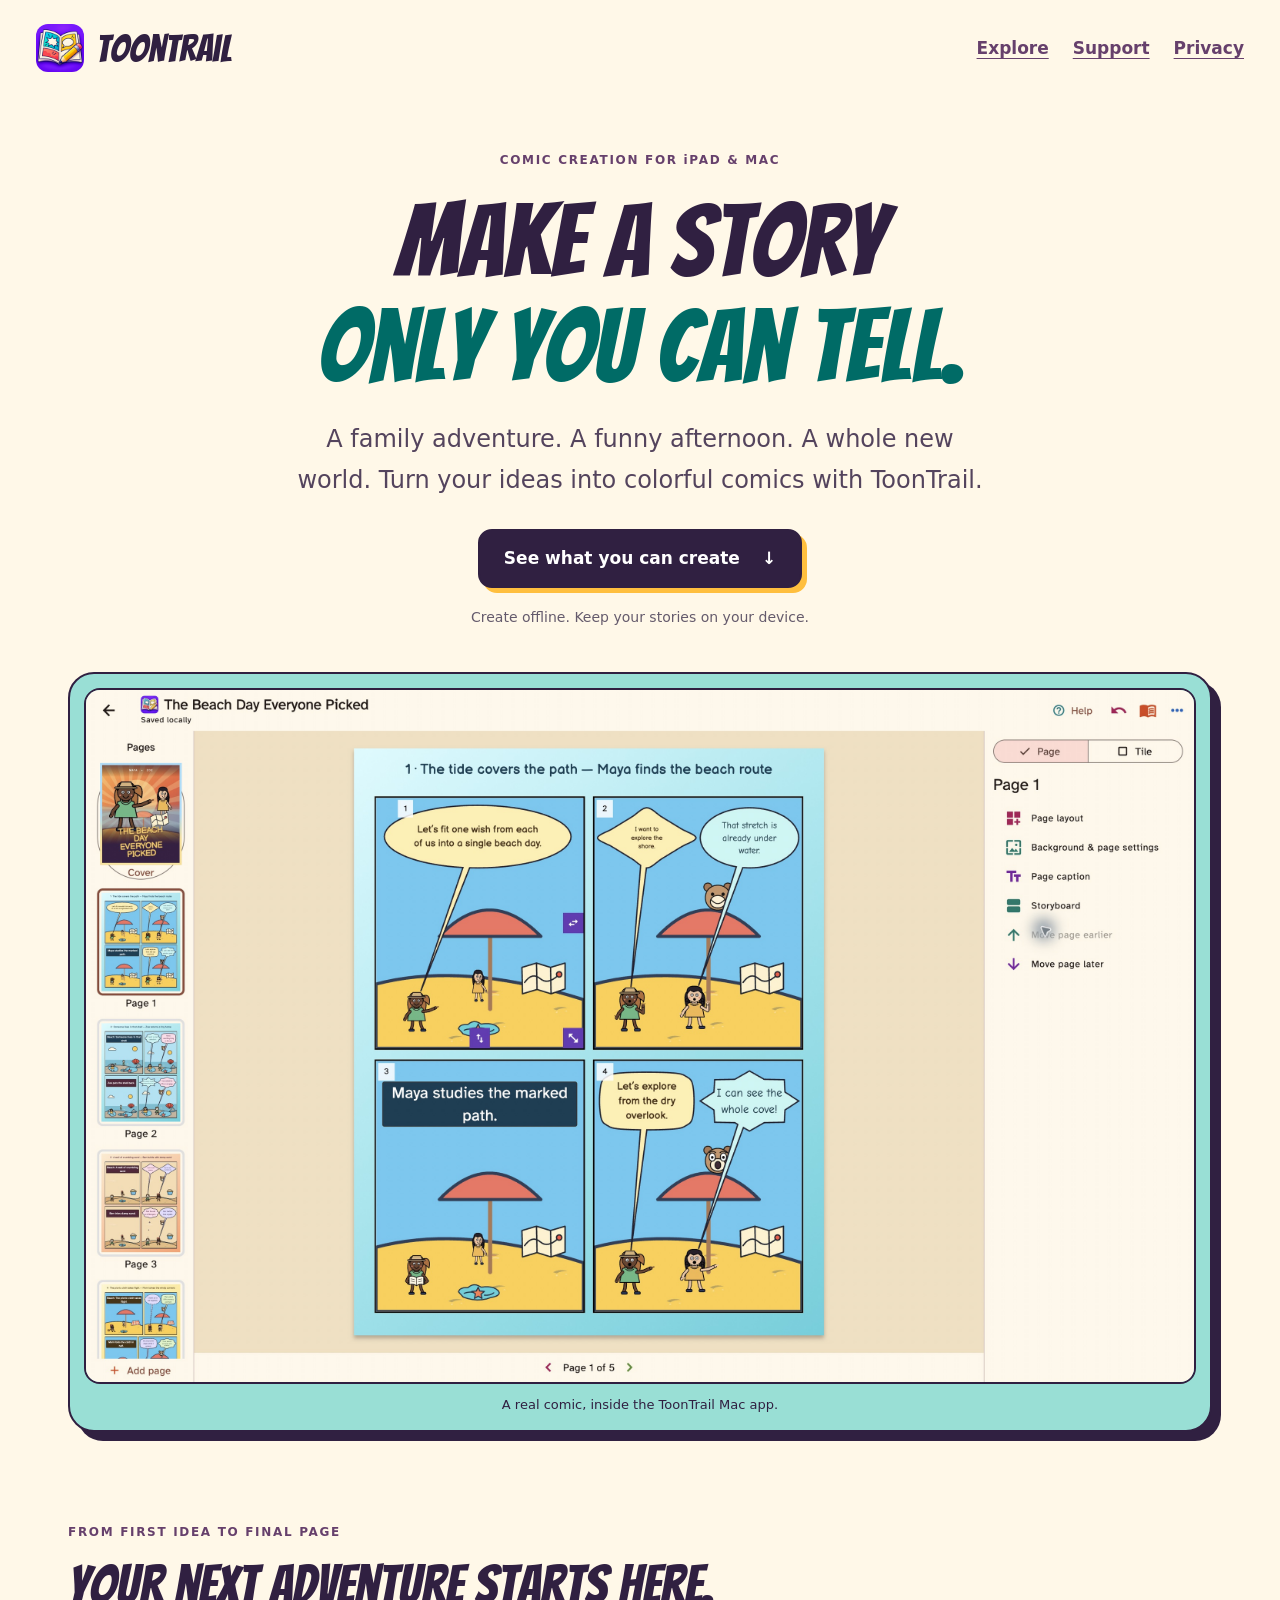
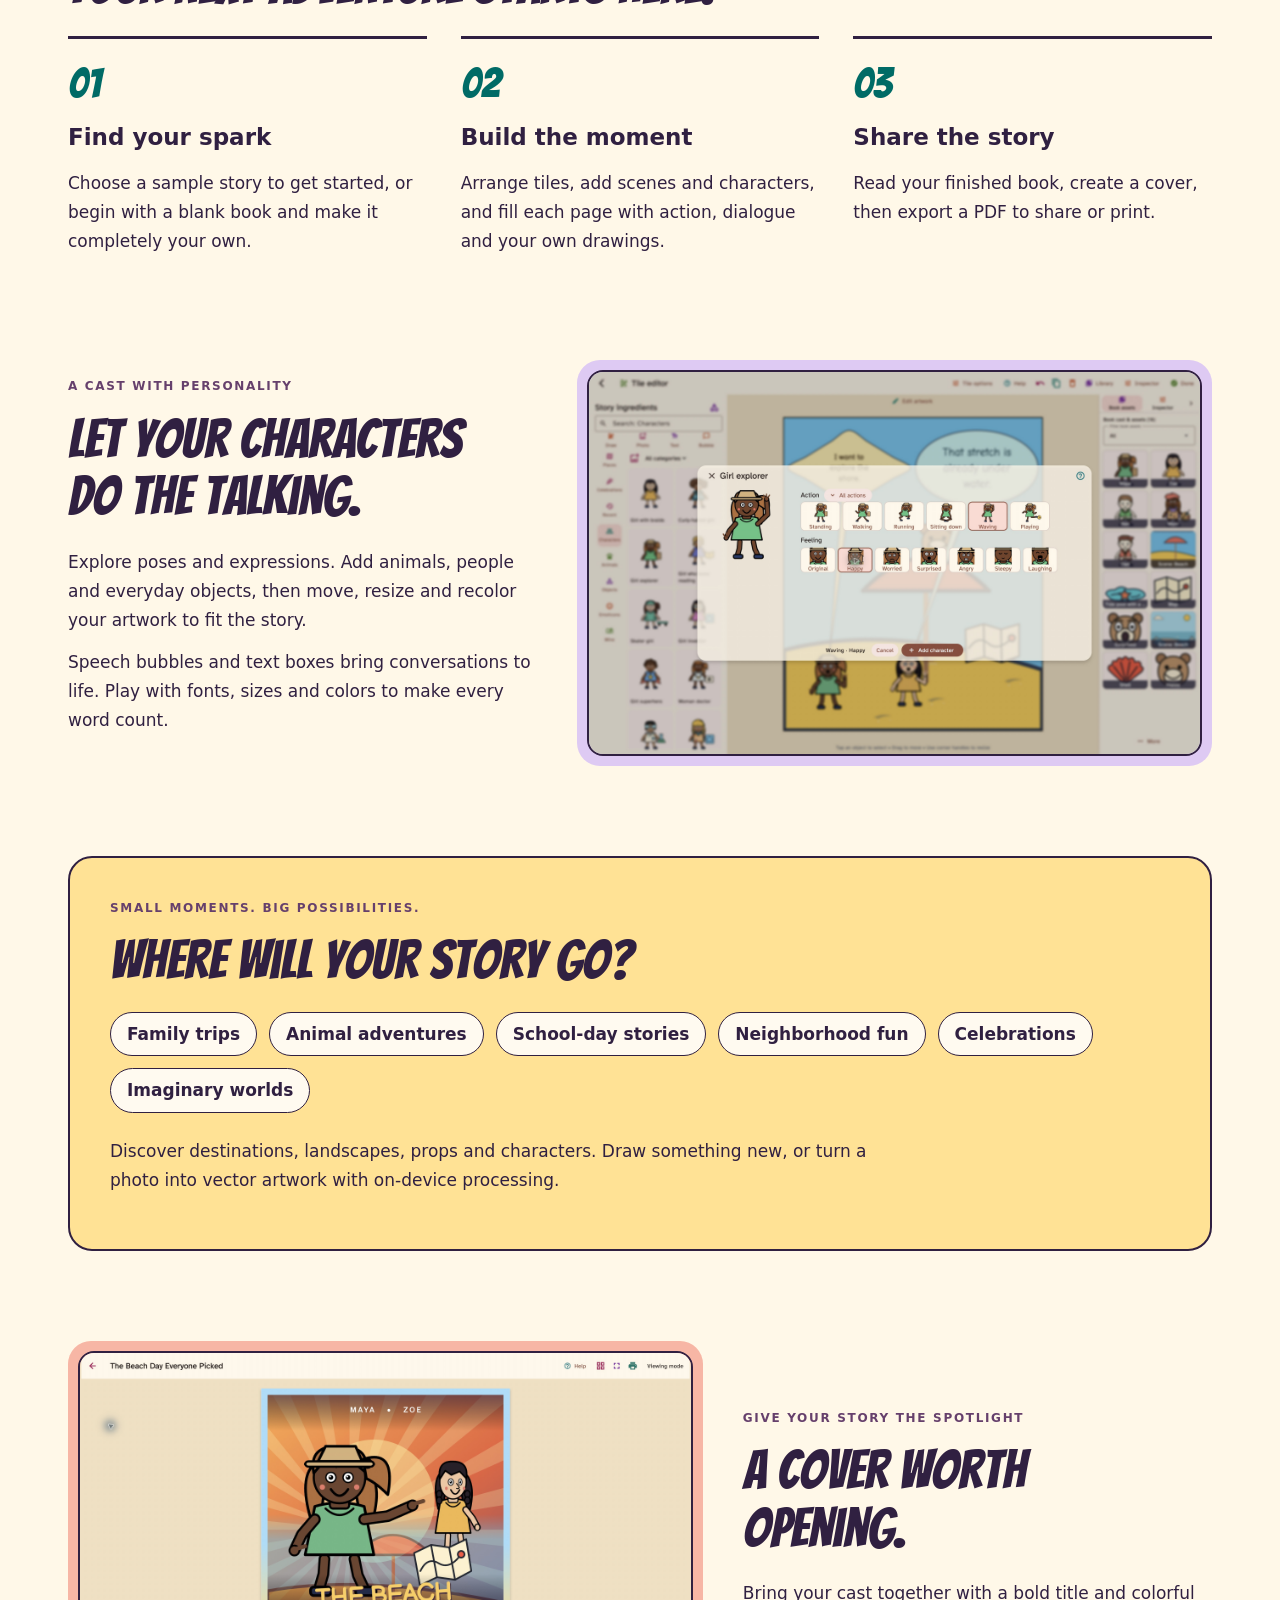
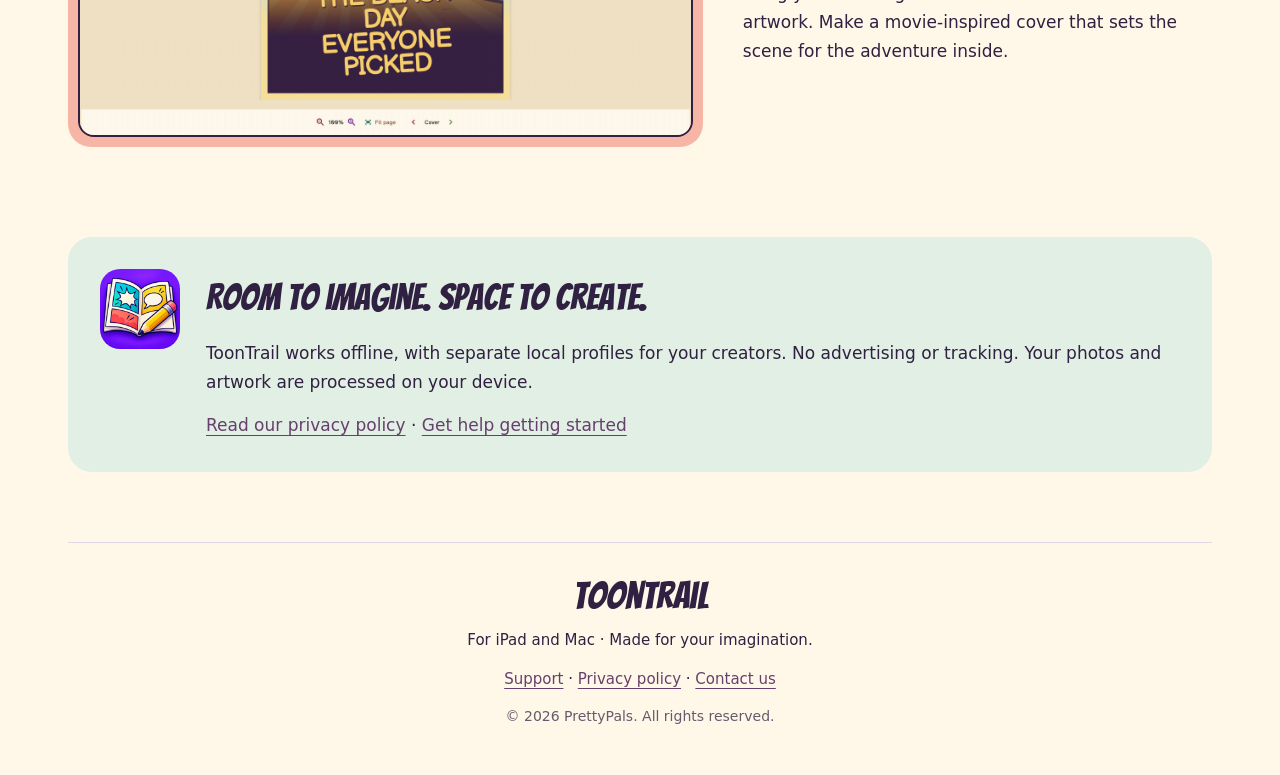
<file: index.html>
<!doctype html>
<html lang="en"><head><meta charset="utf-8"><meta name="viewport" content="width=device-width,initial-scale=1"><title>ToonTrail — Your ideas. Your characters. Your comic.</title><meta name="description" content="Create colorful comics on iPad and Mac with vibrant scenes, expressive characters, drawing tools and speech bubbles. Share your stories as PDFs."><meta property="og:title" content="ToonTrail — Make a story only you can tell"><meta property="og:description" content="A comic creator for iPad and Mac. Start with an idea, bring your characters to life, and share every adventure."><meta property="og:image" content="https://namitarana1.github.io/toontrail-support/images/comic-editor.png"><meta property="og:type" content="website"><link rel="canonical" href="https://namitarana1.github.io/toontrail-support/"><link rel="icon" href="icon.png"><link rel="stylesheet" href="style.css"><link rel="stylesheet" href="marketing.css"></head>
<body class="marketing"><a class="skip" href="#content">Skip to content</a><nav aria-label="Main navigation"><a class="brand" href="index.html" aria-current="page"><img src="icon.png" alt="" width="48" height="48">ToonTrail</a><div class="links"><a href="#explore">Explore</a><a href="support.html">Support</a><a href="privacy.html">Privacy</a></div></nav>
<main id="content"><header class="hero"><p class="eyebrow">COMIC CREATION FOR iPAD &amp; MAC</p><h1>Make a story<br><span>only you can tell.</span></h1><p class="lead">A family adventure. A funny afternoon. A whole new world. Turn your ideas into colorful comics with ToonTrail.</p><a class="action" href="#explore">See what you can create <span aria-hidden="true">↓</span></a><p class="quiet">Create offline. Keep your stories on your device.</p></header>
<figure class="hero-shot"><img src="images/comic-editor.png" width="2880" height="1800" alt="ToonTrail on Mac showing an editable four-tile beach comic with characters and speech bubbles."><figcaption>A real comic, inside the ToonTrail Mac app.</figcaption></figure>
<section id="explore" class="steps"><p class="eyebrow">FROM FIRST IDEA TO FINAL PAGE</p><h2>Your next adventure starts here.</h2><div class="step-grid"><article><b class="number">01</b><h3>Find your spark</h3><p>Choose a sample story to get started, or begin with a blank book and make it completely your own.</p></article><article><b class="number">02</b><h3>Build the moment</h3><p>Arrange tiles, add scenes and characters, and fill each page with action, dialogue and your own drawings.</p></article><article><b class="number">03</b><h3>Share the story</h3><p>Read your finished book, create a cover, then export a PDF to share or print.</p></article></div></section>
<section class="feature"><div><p class="eyebrow">A CAST WITH PERSONALITY</p><h2>Let your characters<br>do the talking.</h2><p>Explore poses and expressions. Add animals, people and everyday objects, then move, resize and recolor your artwork to fit the story.</p><p>Speech bubbles and text boxes bring conversations to life. Play with fonts, sizes and colors to make every word count.</p></div><figure><img src="images/characters.png" loading="lazy" width="2880" height="1800" alt="Character options in ToonTrail with poses and facial expressions."></figure></section>
<section class="possibilities"><p class="eyebrow">SMALL MOMENTS. BIG POSSIBILITIES.</p><h2>Where will your story go?</h2><div class="tags"><span>Family trips</span><span>Animal adventures</span><span>School-day stories</span><span>Neighborhood fun</span><span>Celebrations</span><span>Imaginary worlds</span></div><p>Discover destinations, landscapes, props and characters. Draw something new, or turn a photo into vector artwork with on-device processing.</p></section>
<section class="feature cover-feature"><figure><img src="images/book-cover.png" loading="lazy" width="2880" height="1800" alt="Movie-inspired cover for The Beach Day Everyone Picked, created in ToonTrail."></figure><div><p class="eyebrow">GIVE YOUR STORY THE SPOTLIGHT</p><h2>A cover worth<br>opening.</h2><p>Bring your cast together with a bold title and colorful artwork. Make a movie-inspired cover that sets the scene for the adventure inside.</p></div></section>
<section class="privacy-note"><img src="icon.png" width="80" height="80" alt=""><div><h2>Room to imagine. Space to create.</h2><p>ToonTrail works offline, with separate local profiles for your creators. No advertising or tracking. Your photos and artwork are processed on your device.</p><a href="privacy.html">Read our privacy policy</a> <span aria-hidden="true">·</span> <a href="support.html">Get help getting started</a></div></section>
<footer><a class="brand" href="index.html">ToonTrail</a><p>For iPad and Mac · Made for your imagination.</p><a href="support.html">Support</a> · <a href="privacy.html">Privacy policy</a> · <a href="mailto:prettyeditco@gmail.com">Contact us</a><p class="quiet">© 2026 PrettyPals. All rights reserved.</p></footer></main></body></html>
</file>
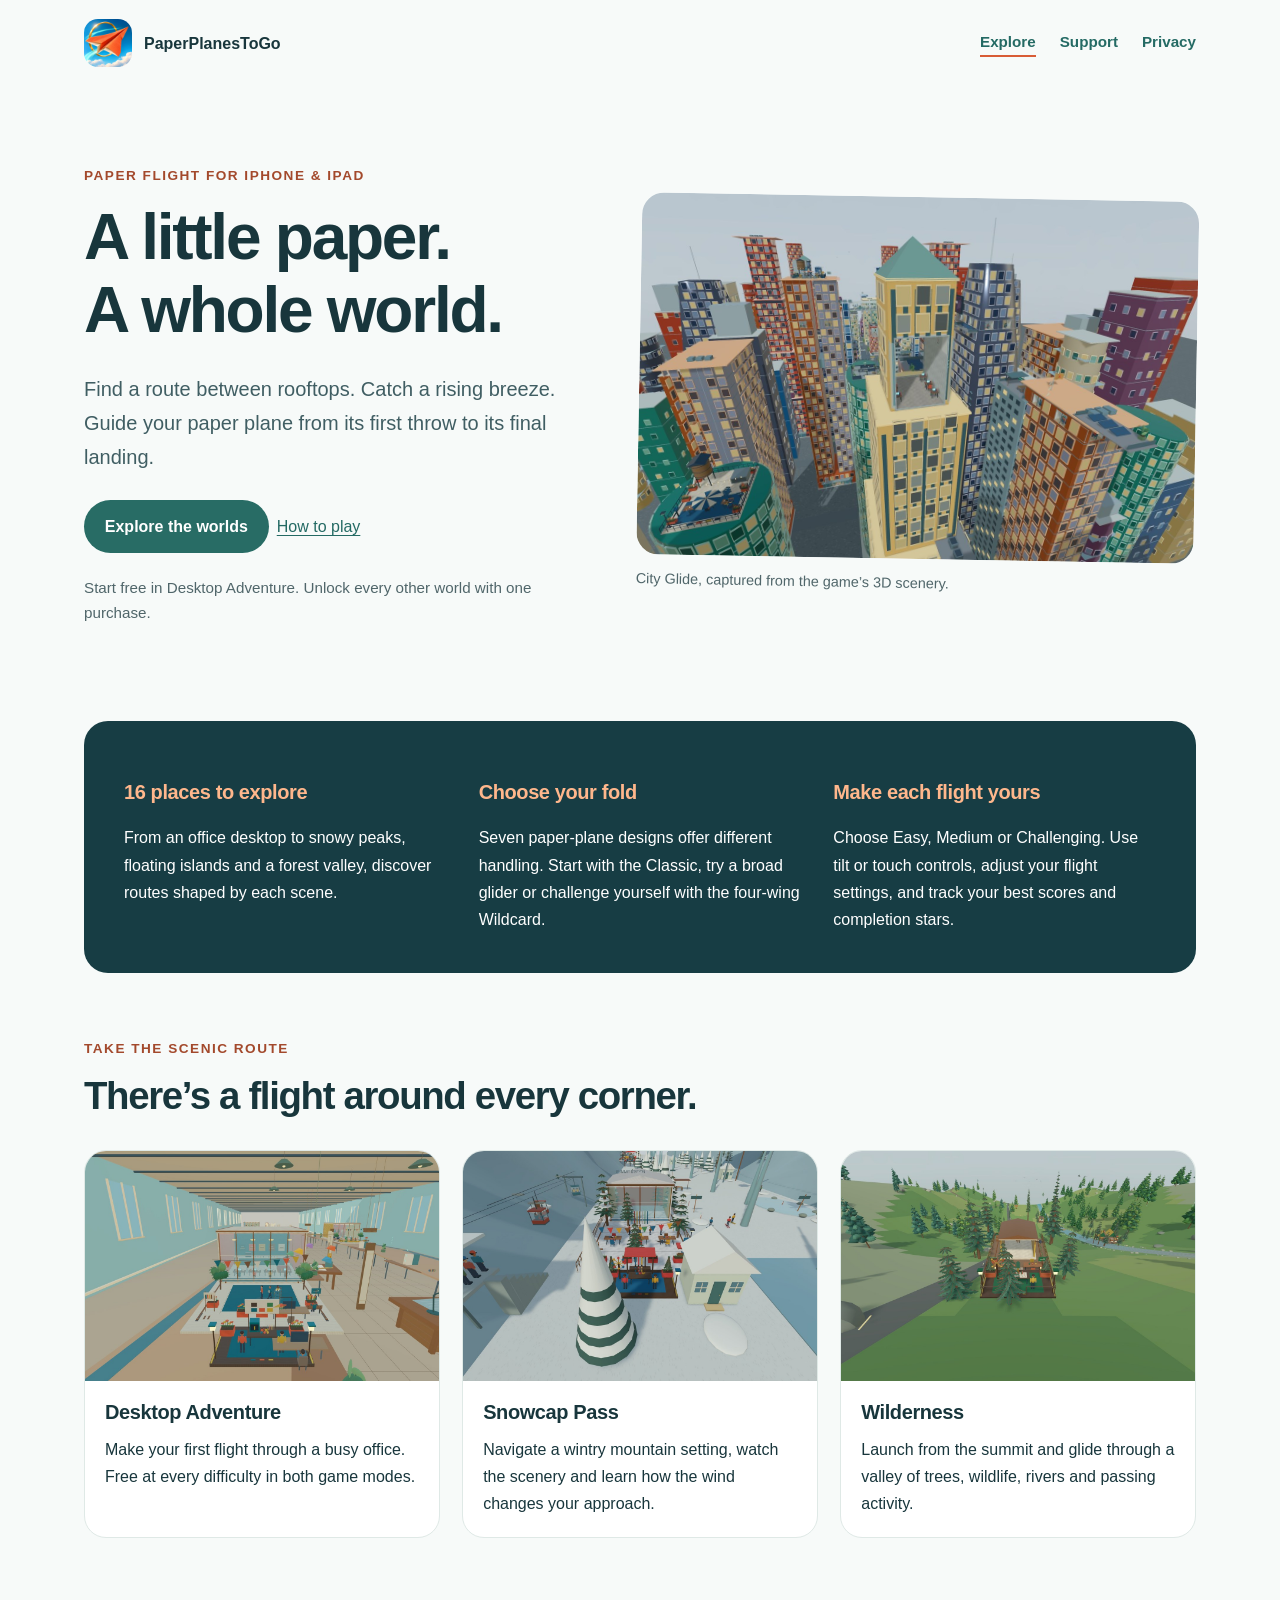
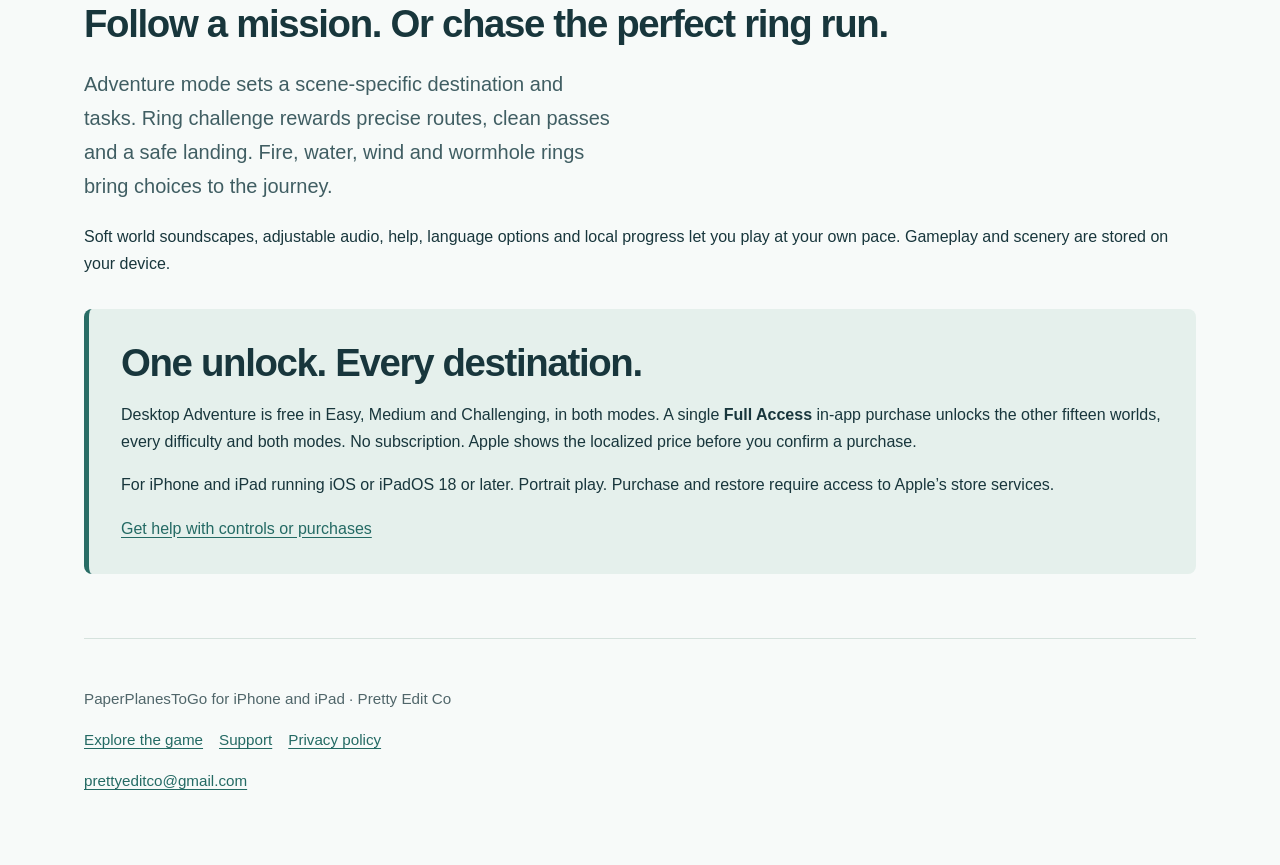
<file: paperplanestogo/index.html>
<!doctype html>
<html lang="en"><head><meta charset="utf-8"><meta name="viewport" content="width=device-width,initial-scale=1"><title>A little paper. A whole world. | PaperPlanesToGo</title><meta name="description" content="Pilot colorful paper planes through sixteen 3D worlds on iPhone and iPad. Start free in Desktop Adventure, with an optional one-time Full Access purchase."><meta name="theme-color" content="#286c65"><meta property="og:title" content="A little paper. A whole world. | PaperPlanesToGo"><meta property="og:description" content="Pilot colorful paper planes through sixteen 3D worlds on iPhone and iPad. Start free in Desktop Adventure, with an optional one-time Full Access purchase."><meta property="og:image" content="https://namitarana1.github.io/toontrail-support/paperplanestogo/images/city.jpg"><meta property="og:type" content="website"><link rel="canonical" href="https://namitarana1.github.io/toontrail-support/paperplanestogo/"><link rel="icon" href="icon.png"><link rel="stylesheet" href="style.css"></head>
<body><a class="skip" href="#content">Skip to content</a><nav aria-label="Main navigation"><a class="brand" href="index.html"><img src="icon.png" width="48" height="48" alt="">PaperPlanesToGo</a><div class="links"><a href="index.html" aria-current="page">Explore</a><a href="support.html">Support</a><a href="privacy.html">Privacy</a></div></nav><main id="content"><header class="hero"><div><p class="eyebrow">Paper flight for iPhone &amp; iPad</p><h1>A little paper.<br>A whole world.</h1><p class="lead">Find a route between rooftops. Catch a rising breeze. Guide your paper plane from its first throw to its final landing.</p><a class="button" href="#worlds">Explore the worlds</a><a href="support.html">How to play</a><p class="muted">Start free in Desktop Adventure. Unlock every other world with one purchase.</p></div><figure><img src="images/city.jpg" width="1200" height="780" alt="City Glide scenery with office buildings, bridges and a flight route above downtown."><figcaption>City Glide, captured from the game’s 3D scenery.</figcaption></figure></header>
<section class="band" aria-label="Game features"><article><h3>16 places to explore</h3><p>From an office desktop to snowy peaks, floating islands and a forest valley, discover routes shaped by each scene.</p></article><article><h3>Choose your fold</h3><p>Seven paper-plane designs offer different handling. Start with the Classic, try a broad glider or challenge yourself with the four-wing Wildcard.</p></article><article><h3>Make each flight yours</h3><p>Choose Easy, Medium or Challenging. Use tilt or touch controls, adjust your flight settings, and track your best scores and completion stars.</p></article></section>
<section id="worlds"><p class="eyebrow">Take the scenic route</p><h2>There’s a flight around every corner.</h2><div class="worlds"><article class="world"><img src="images/desktop.jpg" width="1200" height="780" loading="lazy" alt="Desktop Adventure office scenery with desks, books and colorful objects."><div><h3>Desktop Adventure</h3><p>Make your first flight through a busy office. Free at every difficulty in both game modes.</p></div></article><article class="world"><img src="images/snow.jpg" width="1200" height="780" loading="lazy" alt="Snowcap Pass with mountain scenery and a ski-town setting."><div><h3>Snowcap Pass</h3><p>Navigate a wintry mountain setting, watch the scenery and learn how the wind changes your approach.</p></div></article><article class="world"><img src="images/wilderness.jpg" width="1200" height="780" loading="lazy" alt="Wilderness scene with tall trees, a river valley and mountain scenery."><div><h3>Wilderness</h3><p>Launch from the summit and glide through a valley of trees, wildlife, rivers and passing activity.</p></div></article></div></section>
<section><h2>Follow a mission. Or chase the perfect ring run.</h2><p class="lead">Adventure mode sets a scene-specific destination and tasks. Ring challenge rewards precise routes, clean passes and a safe landing. Fire, water, wind and wormhole rings bring choices to the journey.</p><p>Soft world soundscapes, adjustable audio, help, language options and local progress let you play at your own pace. Gameplay and scenery are stored on your device.</p></section>
<section class="access"><h2>One unlock. Every destination.</h2><p>Desktop Adventure is free in Easy, Medium and Challenging, in both modes. A single <strong>Full Access</strong> in-app purchase unlocks the other fifteen worlds, every difficulty and both modes. No subscription. Apple shows the localized price before you confirm a purchase.</p><p>For iPhone and iPad running iOS or iPadOS 18 or later. Portrait play. Purchase and restore require access to Apple’s store services.</p><a href="support.html">Get help with controls or purchases</a></section><footer><p>PaperPlanesToGo for iPhone and iPad · Pretty Edit Co</p><p><a href="index.html">Explore the game</a><a href="support.html">Support</a><a href="privacy.html">Privacy policy</a></p><p><a href="mailto:prettyeditco@gmail.com">prettyeditco@gmail.com</a></p></footer></main></body></html>
</file>
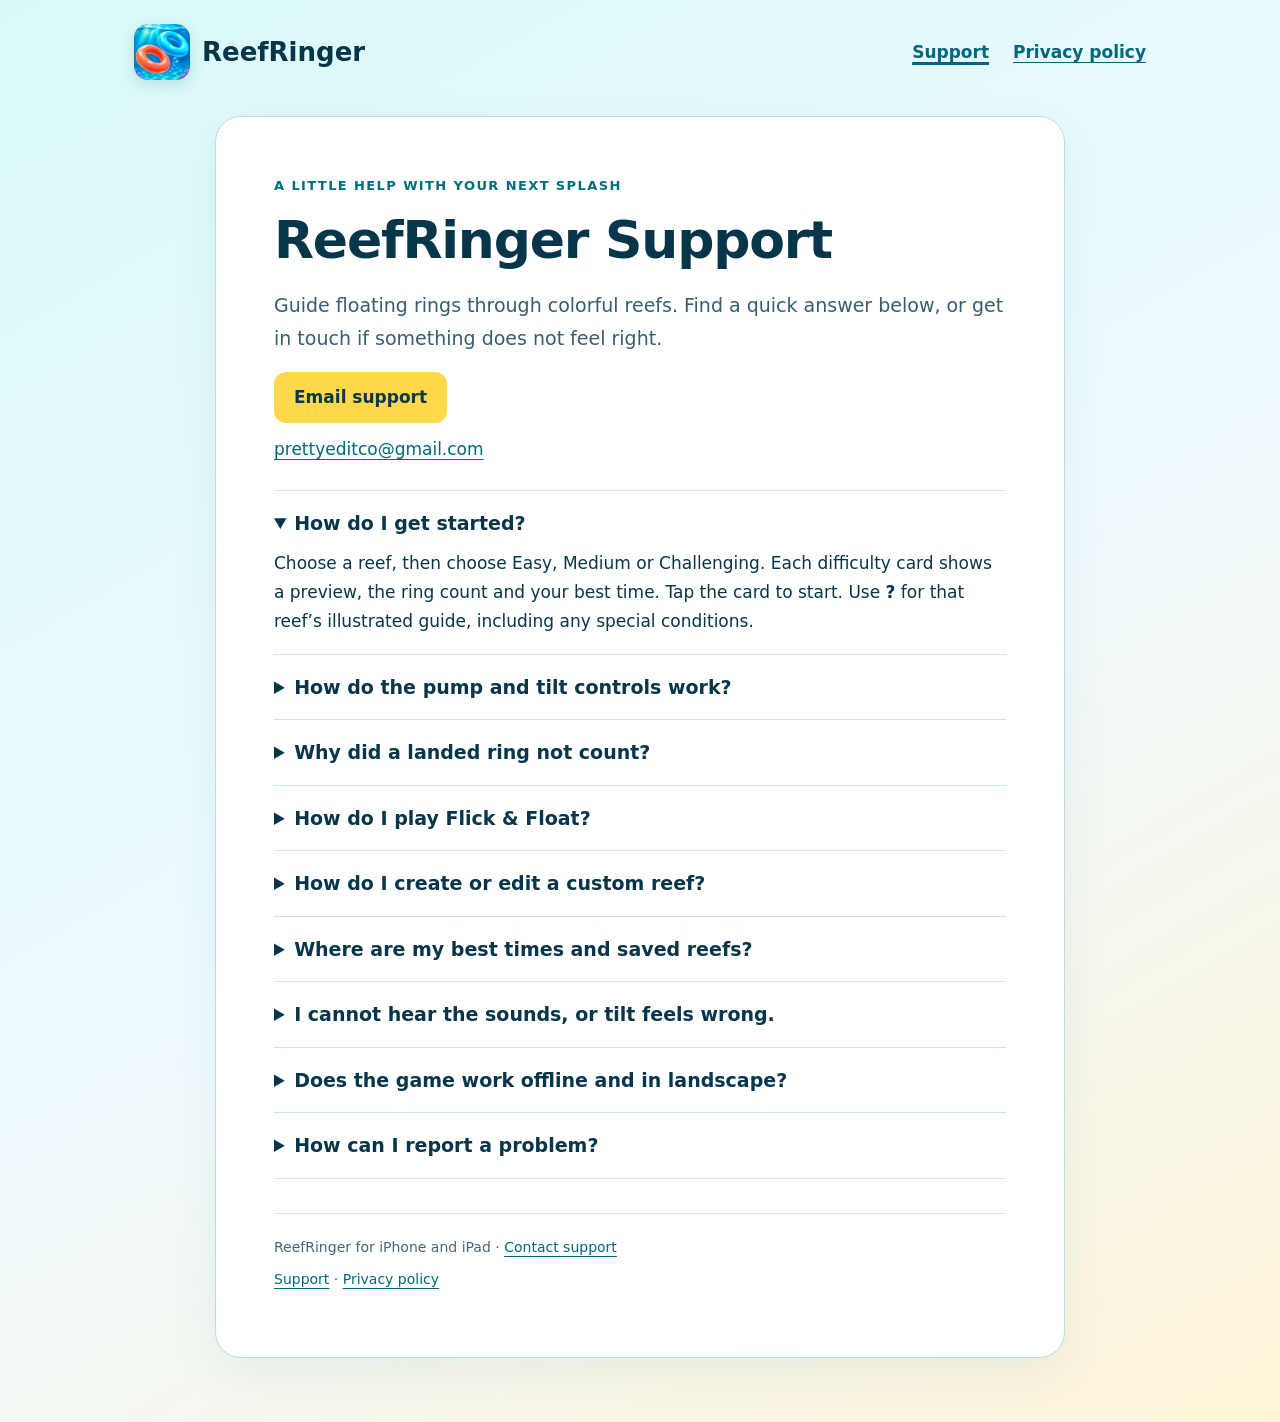
<file: pocket-splash/index.html>
<!doctype html>
<html lang="en"><head><meta charset="utf-8"><meta name="viewport" content="width=device-width,initial-scale=1"><title>Support | ReefRinger</title><meta name="description" content="Help and contact information for ReefRinger, the underwater ring game for iPhone and iPad."><meta name="theme-color" content="#07364b"><link rel="icon" href="icon.png"><link rel="stylesheet" href="style.css"><link rel="canonical" href="https://namitarana1.github.io/toontrail-support/pocket-splash/index.html"></head>
<body><a class="skip" href="#content">Skip to content</a><nav aria-label="Main navigation"><a class="brand" href="index.html"><img src="icon.png" alt="" width="56" height="56">ReefRinger</a><div class="links"><a href="support.html" aria-current="page">Support</a><a href="privacy.html">Privacy policy</a></div></nav><main id="content"><p class="eyebrow">A little help with your next splash</p><h1>ReefRinger Support</h1><p class="intro">Guide floating rings through colorful reefs. Find a quick answer below, or get in touch if something does not feel right.</p><a class="contact" href="mailto:prettyeditco@gmail.com?subject=ReefRinger%20Support">Email support</a><p><a href="mailto:prettyeditco@gmail.com">prettyeditco@gmail.com</a></p><div class="topics">
<details open><summary>How do I get started?</summary><p>Choose a reef, then choose Easy, Medium or Challenging. Each difficulty card shows a preview, the ring count and your best time. Tap the card to start. Use <strong>?</strong> for that reef’s illustrated guide, including any special conditions.</p></details>
<details><summary>How do the pump and tilt controls work?</summary><p>Hold the central pump to keep the jet running. Drag the nozzle to change its direction, and use the power slider for a gentler or stronger jet. Tilt your device to guide loose rings. Turning it upside down moves rings toward the surface; returning it upright makes them sink. The phone icon recalibrates sideways tilt.</p><p>Ambient tides and currents leave rings already threaded onto poles alone. Direct pumping and turning the device upside down can still lift them.</p></details>
<details><summary>Why did a landed ring not count?</summary><p>Check the reef’s objective. Color-matching reefs require the ring and pole to match. Every Challenging reef with more than one pole also requires color matching. Ring Sizes has thin and thick targets, Three-Pole Reef needs its quota on every pole, and Stack Builder needs a complete stack to stay settled for its hold time.</p></details>
<details><summary>How do I play Flick &amp; Float?</summary><p>Swipe a large ring from the lower-left starting area toward the upper-right pole. You can flick available rings one after another to help guide rings already in the water. A missed ring returns to the start after hitting the bottom. Clean landings, wall bank shots, combos and the final golden ring add to your score. The guide and water conditions vary by difficulty.</p></details>
<details><summary>How do I create or edit a custom reef?</summary><p>Choose Create Custom Reef in the reef grid. Set the name, rings, Normal or Large size, poles, water conditions and optional air limit. Sliders update the preview as you drag; size snaps to Normal or Large when you release it. Save to add the reef to the main grid. Hold a saved custom reef card to edit or delete it. Changing its rules resets that reef’s records and completion.</p></details>
<details><summary>Where are my best times and saved reefs?</summary><p>They stay on the device where you played. Each reef and difficulty has its own best time, saved after successful completion. Pause, Help and background time do not count. The options menu has records, including archived times from earlier rules. Records and custom reefs do not automatically sync between iPhone and iPad.</p></details>
<details><summary>I cannot hear the sounds, or tilt feels wrong.</summary><p>Check the in-game sound button, your device’s media volume, and Options → Sound effects. The master volume and each sound category can be adjusted or muted separately. For motion, check that device motion is enabled in the game options, adjust sensitivity, and use the phone icon to recalibrate.</p></details>
<details><summary>Does the game work offline and in landscape?</summary><p>Gameplay, help, languages, saved reefs and records work offline. iPhone uses portrait orientation. iPad supports portrait and landscape; landscape puts the controls along the bottom to give rings more room.</p></details>
<details><summary>How can I report a problem?</summary><p>Email <a href="mailto:prettyeditco@gmail.com">prettyeditco@gmail.com</a> with your device model, iOS or iPadOS version, app version, reef and difficulty, and the steps that led to the problem. A screenshot can help if you choose to include one. Please avoid sending passwords or other sensitive information.</p></details></div><footer><p>ReefRinger for iPhone and iPad · <a href="mailto:prettyeditco@gmail.com">Contact support</a></p><p><a href="support.html">Support</a> · <a href="privacy.html">Privacy policy</a></p></footer></main></body></html>
</file>
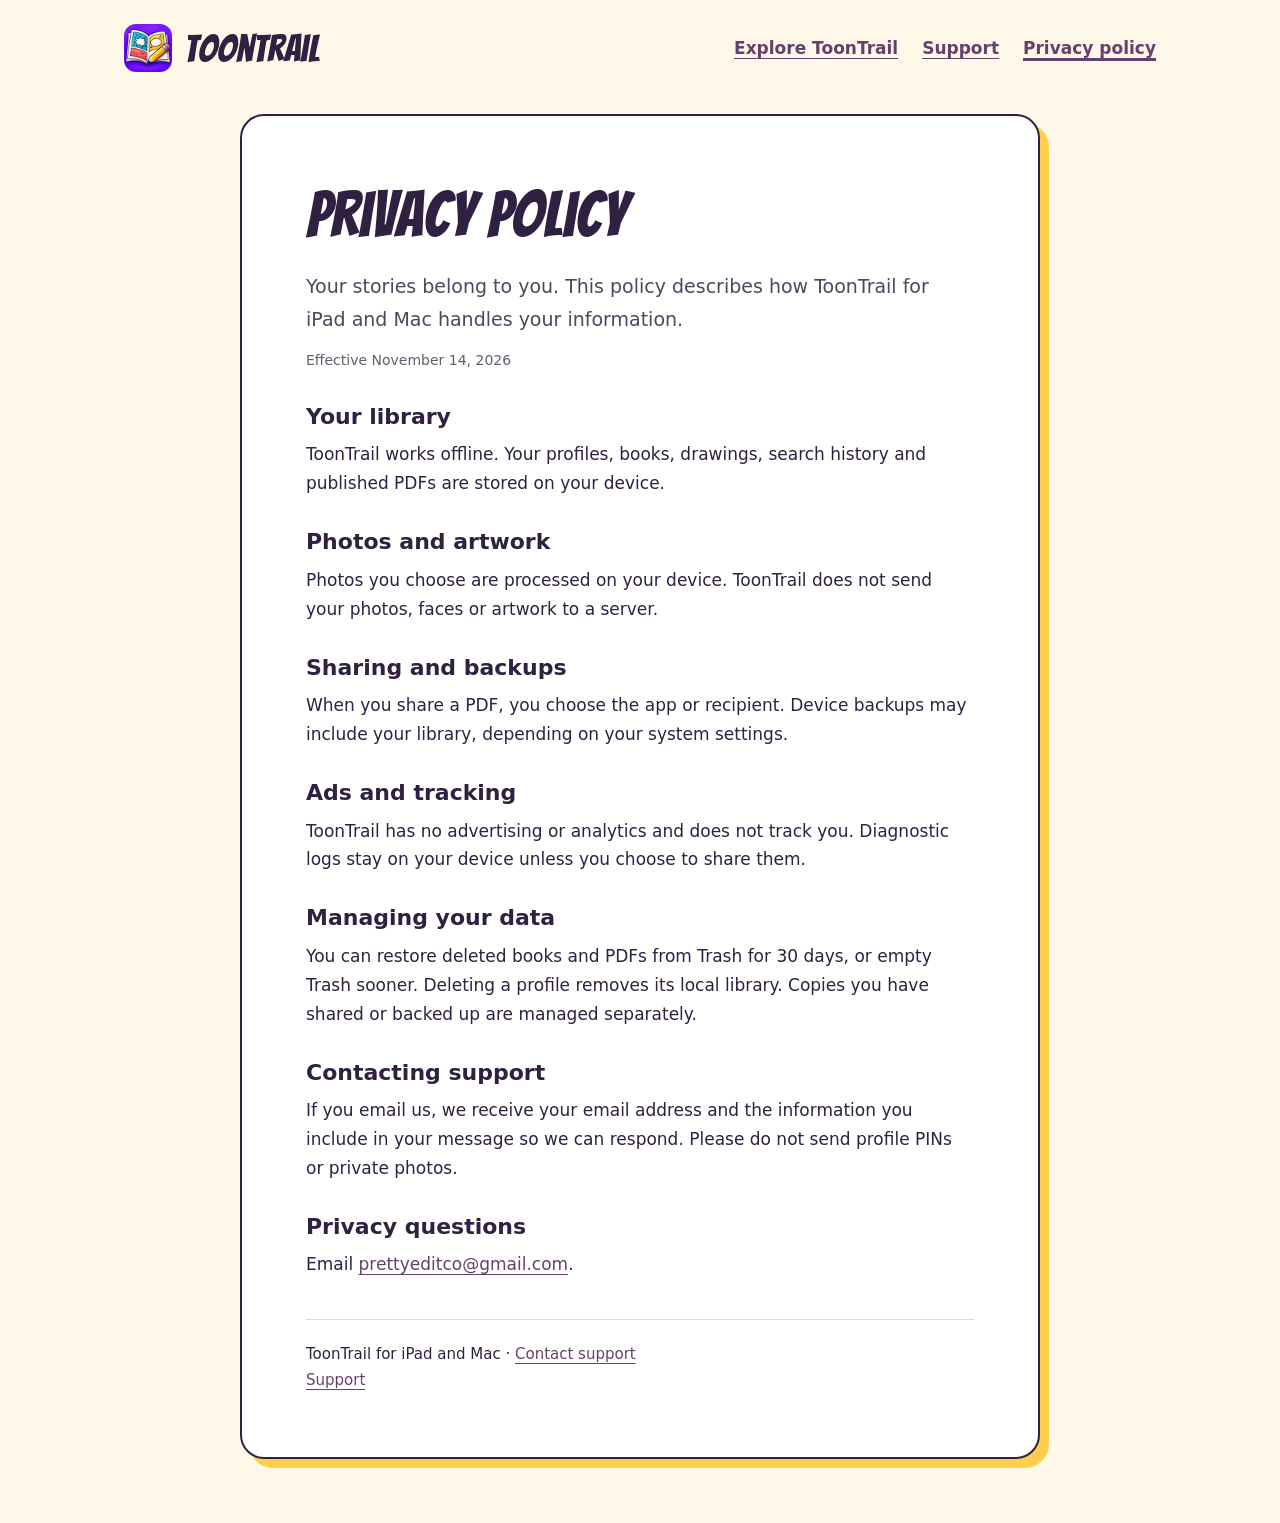
<file: privacy.html>
<!doctype html>
<html lang="en"><head><meta charset="utf-8"><meta name="viewport" content="width=device-width,initial-scale=1"><title>Privacy Policy | ToonTrail</title><meta name="description" content="Privacy and on-device data information for ToonTrail, the comic creator for iPad and Mac."><link rel="icon" href="icon.png"><link rel="stylesheet" href="style.css"><link rel="canonical" href="https://namitarana1.github.io/toontrail-support/privacy.html"></head>
<body><a class="skip" href="#content">Skip to content</a><nav aria-label="Main navigation"><a class="brand" href="index.html"><img src="icon.png" alt="" width="48" height="48">ToonTrail</a><div class="links"><a href="index.html">Explore ToonTrail</a><a href="support.html">Support</a><a href="privacy.html" aria-current="page">Privacy policy</a></div></nav><main id="content"><h1>Privacy Policy</h1><p class="intro">Your stories belong to you. This policy describes how ToonTrail for iPad and Mac handles your information.</p><p class="date">Effective November 14, 2026</p><section><h2>Your library</h2><p>ToonTrail works offline. Your profiles, books, drawings, search history and published PDFs are stored on your device.</p></section>
<section><h2>Photos and artwork</h2><p>Photos you choose are processed on your device. ToonTrail does not send your photos, faces or artwork to a server.</p></section>
<section><h2>Sharing and backups</h2><p>When you share a PDF, you choose the app or recipient. Device backups may include your library, depending on your system settings.</p></section>
<section><h2>Ads and tracking</h2><p>ToonTrail has no advertising or analytics and does not track you. Diagnostic logs stay on your device unless you choose to share them.</p></section>
<section><h2>Managing your data</h2><p>You can restore deleted books and PDFs from Trash for 30 days, or empty Trash sooner. Deleting a profile removes its local library. Copies you have shared or backed up are managed separately.</p></section>
<section><h2>Contacting support</h2><p>If you email us, we receive your email address and the information you include in your message so we can respond. Please do not send profile PINs or private photos.</p></section>
<section><h2>Privacy questions</h2><p>Email <a href="mailto:prettyeditco@gmail.com">prettyeditco@gmail.com</a>.</p></section><footer>ToonTrail for iPad and Mac · <a href="mailto:prettyeditco@gmail.com">Contact support</a><br><a href="support.html">Support</a></footer></main></body></html>
</file>
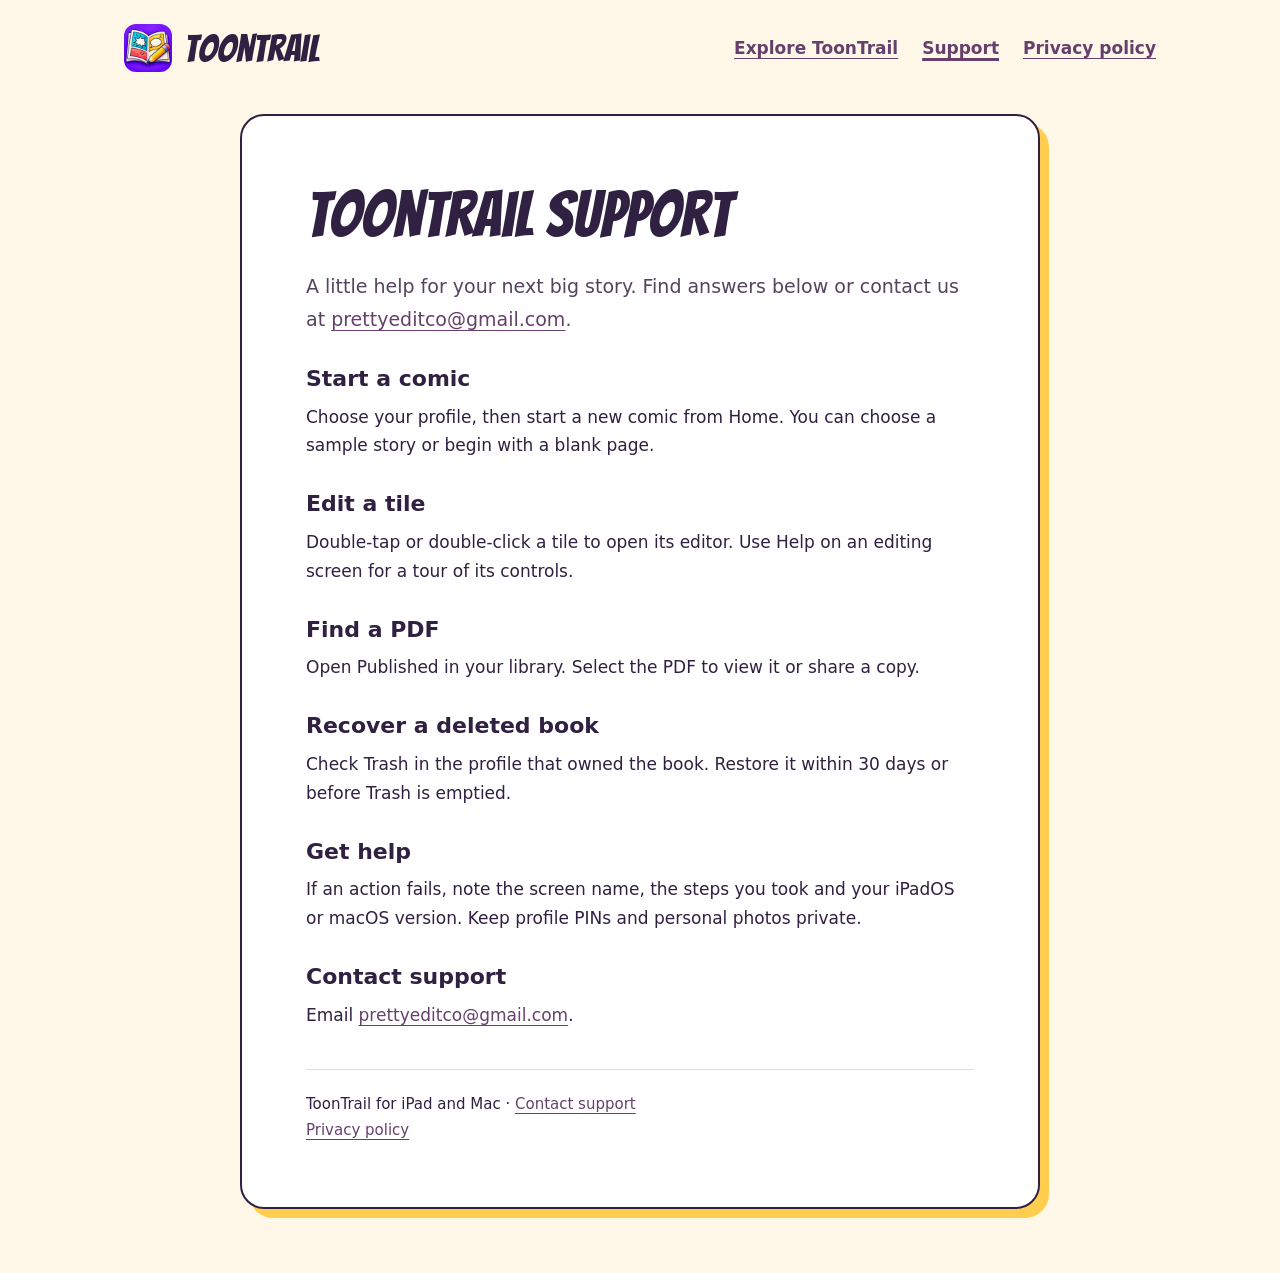
<file: support.html>
<!doctype html>
<html lang="en"><head><meta charset="utf-8"><meta name="viewport" content="width=device-width,initial-scale=1"><title>ToonTrail Support | ToonTrail</title><meta name="description" content="Help and contact information for ToonTrail, the comic creator for iPad and Mac."><link rel="icon" href="icon.png"><link rel="stylesheet" href="style.css"><link rel="canonical" href="https://namitarana1.github.io/toontrail-support/support.html"></head>
<body><a class="skip" href="#content">Skip to content</a><nav aria-label="Main navigation"><a class="brand" href="index.html"><img src="icon.png" alt="" width="48" height="48">ToonTrail</a><div class="links"><a href="index.html">Explore ToonTrail</a><a href="support.html" aria-current="page">Support</a><a href="privacy.html">Privacy policy</a></div></nav><main id="content"><h1>ToonTrail Support</h1><p class="intro">A little help for your next big story. Find answers below or contact us at <a href="mailto:prettyeditco@gmail.com">prettyeditco@gmail.com</a>.</p><section><h2>Start a comic</h2><p>Choose your profile, then start a new comic from Home. You can choose a sample story or begin with a blank page.</p></section>
<section><h2>Edit a tile</h2><p>Double-tap or double-click a tile to open its editor. Use Help on an editing screen for a tour of its controls.</p></section>
<section><h2>Find a PDF</h2><p>Open Published in your library. Select the PDF to view it or share a copy.</p></section>
<section><h2>Recover a deleted book</h2><p>Check Trash in the profile that owned the book. Restore it within 30 days or before Trash is emptied.</p></section>
<section><h2>Get help</h2><p>If an action fails, note the screen name, the steps you took and your iPadOS or macOS version. Keep profile PINs and personal photos private.</p></section>
<section><h2>Contact support</h2><p>Email <a href="mailto:prettyeditco@gmail.com">prettyeditco@gmail.com</a>.</p></section><footer>ToonTrail for iPad and Mac · <a href="mailto:prettyeditco@gmail.com">Contact support</a><br><a href="privacy.html">Privacy policy</a></footer></main></body></html>
</file>
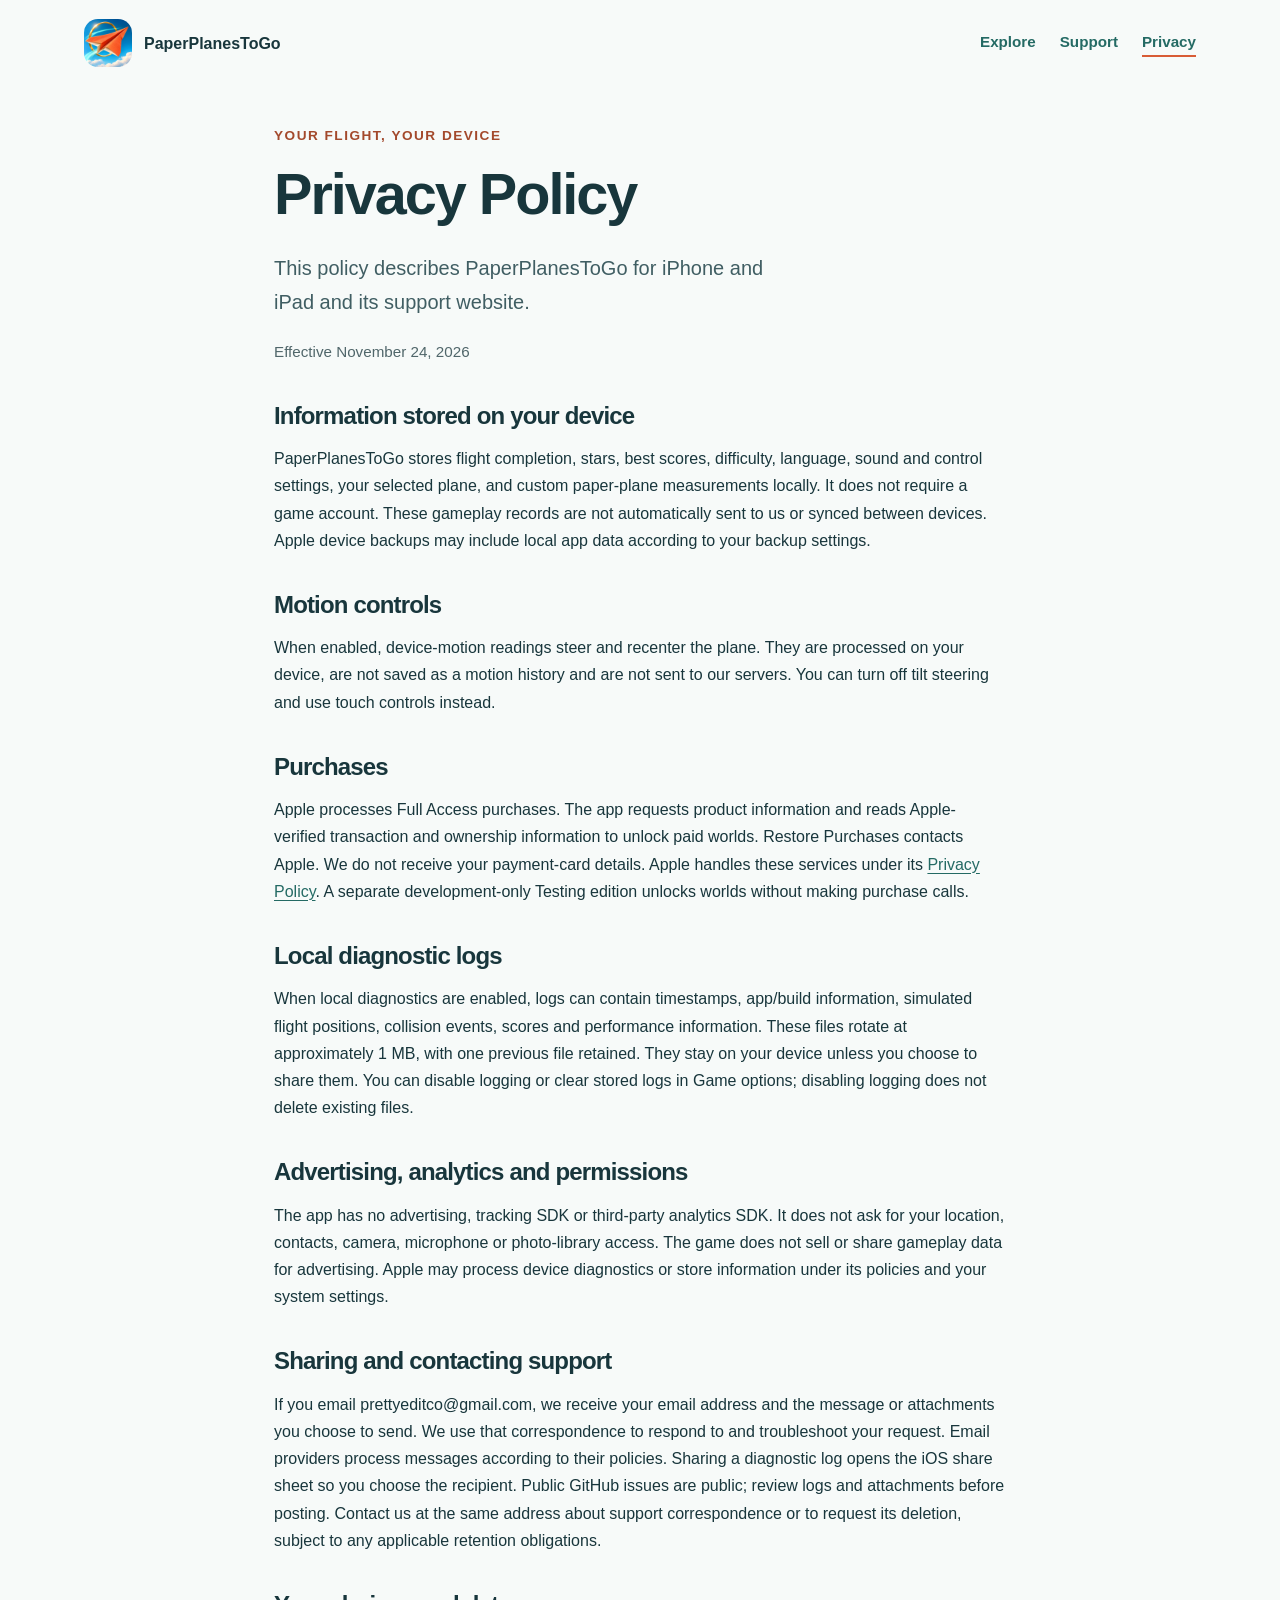
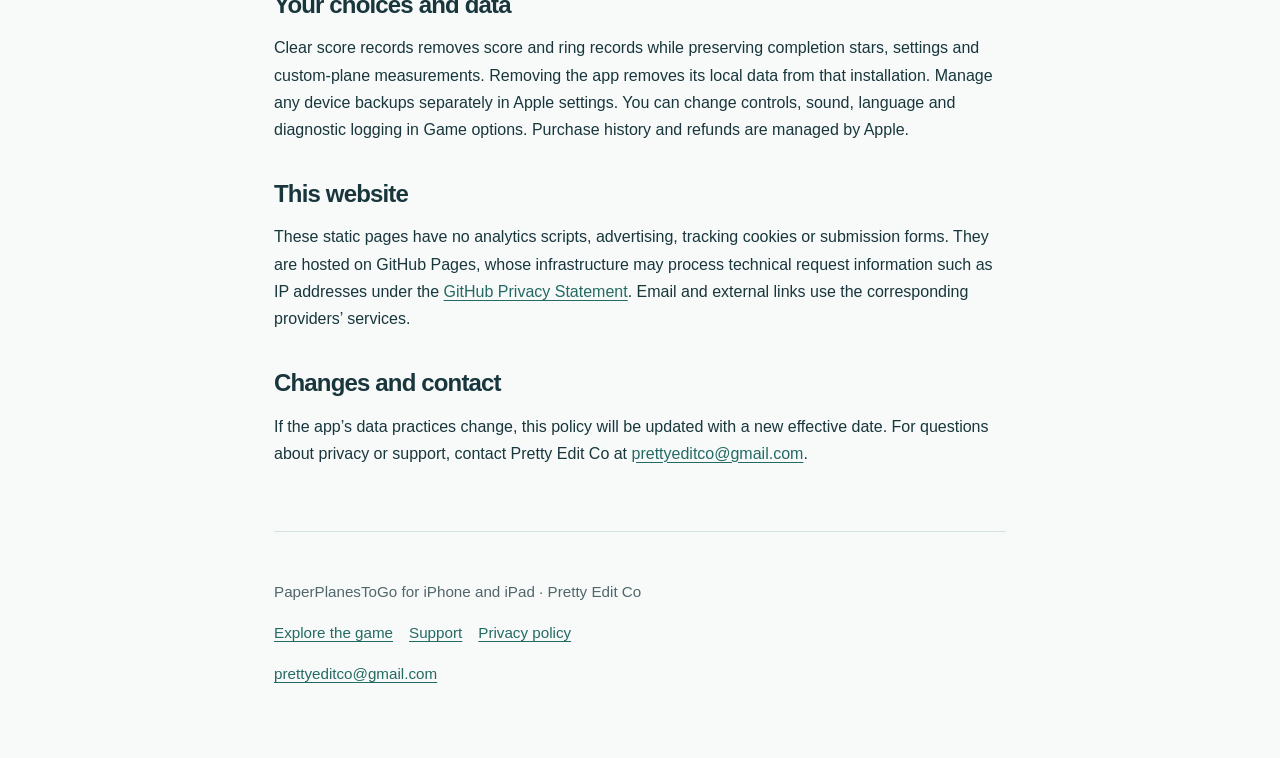
<file: paperplanestogo/privacy.html>
<!doctype html>
<html lang="en"><head><meta charset="utf-8"><meta name="viewport" content="width=device-width,initial-scale=1"><title>Privacy Policy | PaperPlanesToGo</title><meta name="description" content="How PaperPlanesToGo handles local gameplay data, motion controls, purchases, optional diagnostic logs and support requests."><meta name="theme-color" content="#286c65"><meta property="og:title" content="Privacy Policy | PaperPlanesToGo"><meta property="og:description" content="How PaperPlanesToGo handles local gameplay data, motion controls, purchases, optional diagnostic logs and support requests."><meta property="og:image" content="https://namitarana1.github.io/toontrail-support/paperplanestogo/images/city.jpg"><meta property="og:type" content="website"><link rel="canonical" href="https://namitarana1.github.io/toontrail-support/paperplanestogo/privacy.html"><link rel="icon" href="icon.png"><link rel="stylesheet" href="style.css"></head>
<body><a class="skip" href="#content">Skip to content</a><nav aria-label="Main navigation"><a class="brand" href="index.html"><img src="icon.png" width="48" height="48" alt="">PaperPlanesToGo</a><div class="links"><a href="index.html">Explore</a><a href="support.html">Support</a><a href="privacy.html" aria-current="page">Privacy</a></div></nav><main id="content" class="prose"><p class="eyebrow">Your flight, your device</p><h1>Privacy Policy</h1><p class="lead">This policy describes PaperPlanesToGo for iPhone and iPad and its support website.</p><p class="date">Effective November 24, 2026</p><section><h2>Information stored on your device</h2><p>PaperPlanesToGo stores flight completion, stars, best scores, difficulty, language, sound and control settings, your selected plane, and custom paper-plane measurements locally. It does not require a game account. These gameplay records are not automatically sent to us or synced between devices. Apple device backups may include local app data according to your backup settings.</p></section><section><h2>Motion controls</h2><p>When enabled, device-motion readings steer and recenter the plane. They are processed on your device, are not saved as a motion history and are not sent to our servers. You can turn off tilt steering and use touch controls instead.</p></section><section><h2>Purchases</h2><p>Apple processes Full Access purchases. The app requests product information and reads Apple-verified transaction and ownership information to unlock paid worlds. Restore Purchases contacts Apple. We do not receive your payment-card details. Apple handles these services under its <a href="https://www.apple.com/legal/privacy/">Privacy Policy</a>. A separate development-only Testing edition unlocks worlds without making purchase calls.</p></section><section><h2>Local diagnostic logs</h2><p>When local diagnostics are enabled, logs can contain timestamps, app/build information, simulated flight positions, collision events, scores and performance information. These files rotate at approximately 1 MB, with one previous file retained. They stay on your device unless you choose to share them. You can disable logging or clear stored logs in Game options; disabling logging does not delete existing files.</p></section><section><h2>Advertising, analytics and permissions</h2><p>The app has no advertising, tracking SDK or third-party analytics SDK. It does not ask for your location, contacts, camera, microphone or photo-library access. The game does not sell or share gameplay data for advertising. Apple may process device diagnostics or store information under its policies and your system settings.</p></section><section><h2>Sharing and contacting support</h2><p>If you email prettyeditco@gmail.com, we receive your email address and the message or attachments you choose to send. We use that correspondence to respond to and troubleshoot your request. Email providers process messages according to their policies. Sharing a diagnostic log opens the iOS share sheet so you choose the recipient. Public GitHub issues are public; review logs and attachments before posting. Contact us at the same address about support correspondence or to request its deletion, subject to any applicable retention obligations.</p></section><section><h2>Your choices and data</h2><p>Clear score records removes score and ring records while preserving completion stars, settings and custom-plane measurements. Removing the app removes its local data from that installation. Manage any device backups separately in Apple settings. You can change controls, sound, language and diagnostic logging in Game options. Purchase history and refunds are managed by Apple.</p></section><section><h2>This website</h2><p>These static pages have no analytics scripts, advertising, tracking cookies or submission forms. They are hosted on GitHub Pages, whose infrastructure may process technical request information such as IP addresses under the <a href="https://docs.github.com/en/site-policy/privacy-policies/github-general-privacy-statement">GitHub Privacy Statement</a>. Email and external links use the corresponding providers’ services.</p></section><section><h2>Changes and contact</h2><p>If the app’s data practices change, this policy will be updated with a new effective date. For questions about privacy or support, contact Pretty Edit Co at <a href="mailto:prettyeditco@gmail.com?subject=PaperPlanesToGo%20Privacy">prettyeditco@gmail.com</a>.</p></section><footer><p>PaperPlanesToGo for iPhone and iPad · Pretty Edit Co</p><p><a href="index.html">Explore the game</a><a href="support.html">Support</a><a href="privacy.html">Privacy policy</a></p><p><a href="mailto:prettyeditco@gmail.com">prettyeditco@gmail.com</a></p></footer></main></body></html>
</file>
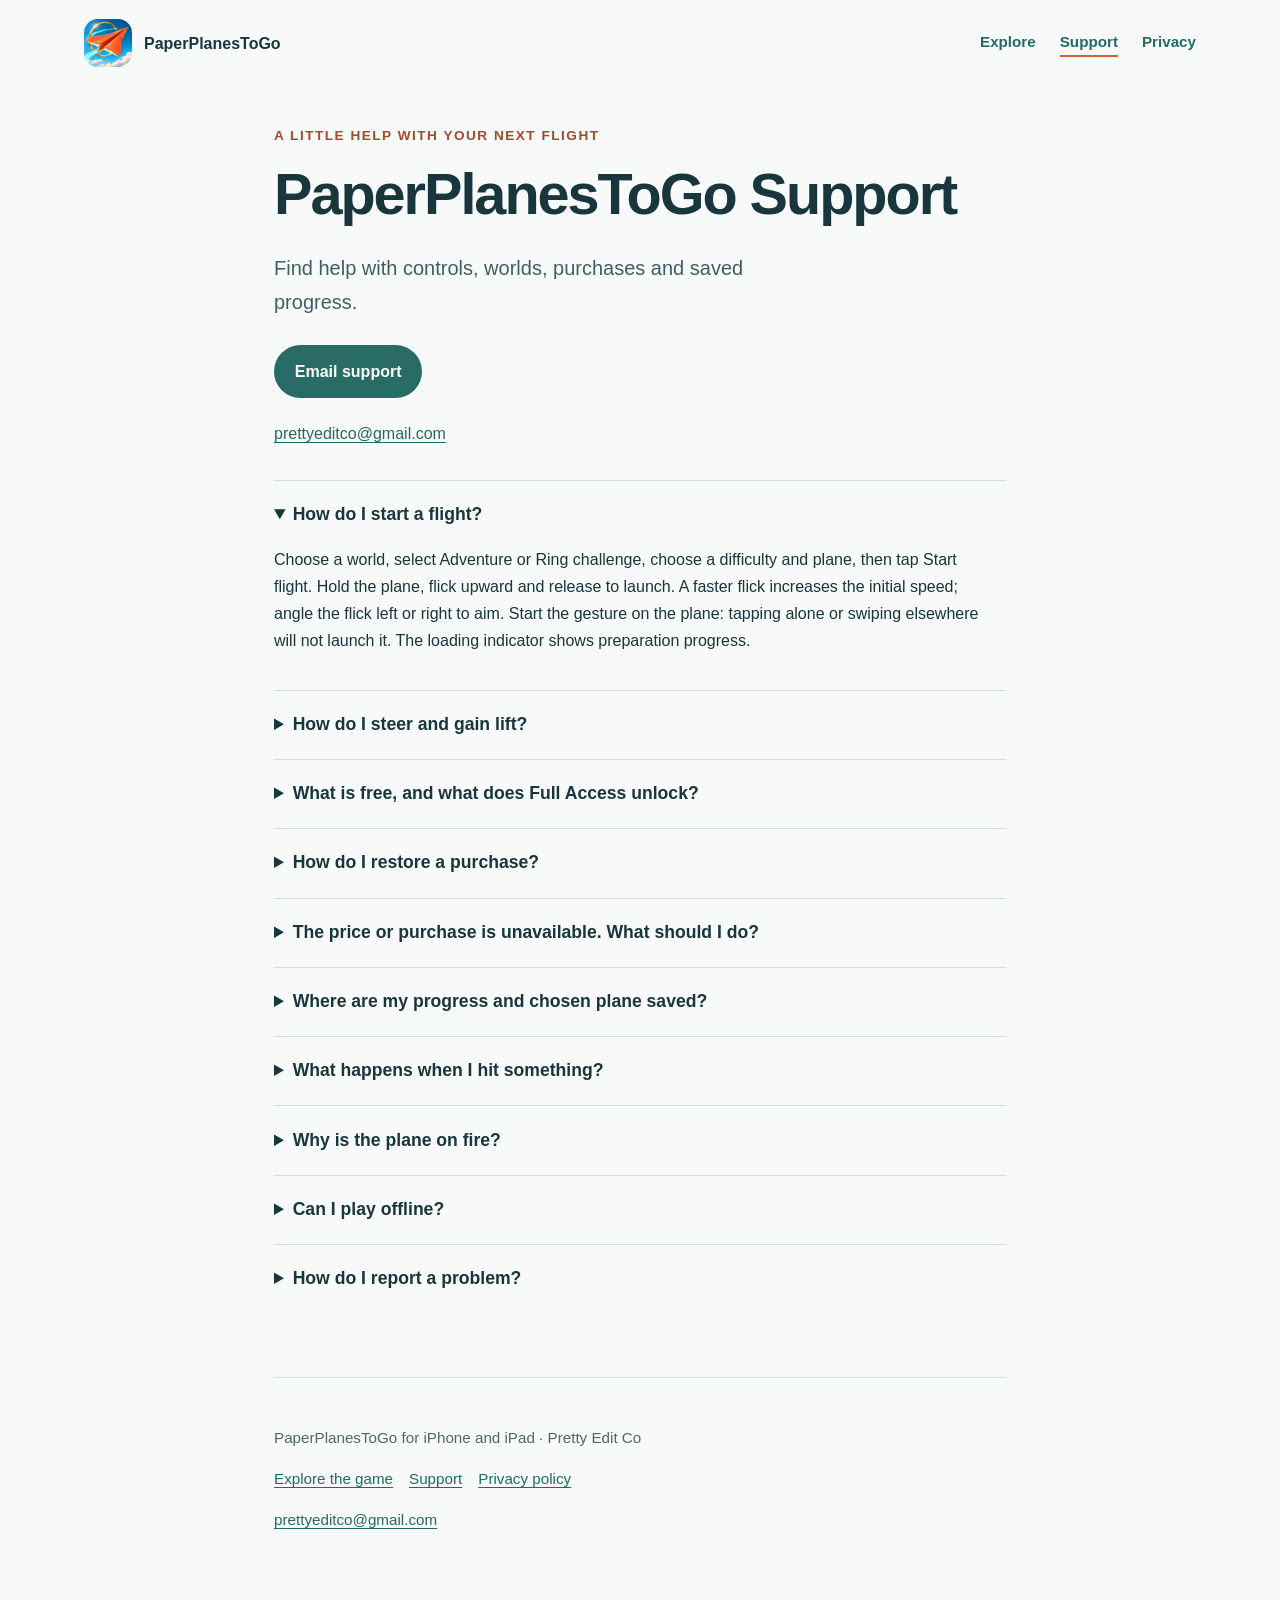
<file: paperplanestogo/support.html>
<!doctype html>
<html lang="en"><head><meta charset="utf-8"><meta name="viewport" content="width=device-width,initial-scale=1"><title>Support | PaperPlanesToGo</title><meta name="description" content="Help with flying, controls, Full Access purchases, restoring ownership and saved progress in PaperPlanesToGo."><meta name="theme-color" content="#286c65"><meta property="og:title" content="Support | PaperPlanesToGo"><meta property="og:description" content="Help with flying, controls, Full Access purchases, restoring ownership and saved progress in PaperPlanesToGo."><meta property="og:image" content="https://namitarana1.github.io/toontrail-support/paperplanestogo/images/city.jpg"><meta property="og:type" content="website"><link rel="canonical" href="https://namitarana1.github.io/toontrail-support/paperplanestogo/support.html"><link rel="icon" href="icon.png"><link rel="stylesheet" href="style.css"></head>
<body><a class="skip" href="#content">Skip to content</a><nav aria-label="Main navigation"><a class="brand" href="index.html"><img src="icon.png" width="48" height="48" alt="">PaperPlanesToGo</a><div class="links"><a href="index.html">Explore</a><a href="support.html" aria-current="page">Support</a><a href="privacy.html">Privacy</a></div></nav><main id="content" class="prose"><p class="eyebrow">A little help with your next flight</p><h1>PaperPlanesToGo Support</h1><p class="lead">Find help with controls, worlds, purchases and saved progress.</p><a class="button" href="mailto:prettyeditco@gmail.com?subject=PaperPlanesToGo%20Support">Email support</a><p><a href="mailto:prettyeditco@gmail.com">prettyeditco@gmail.com</a></p><div class="topics"><details open><summary>How do I start a flight?</summary><p>Choose a world, select Adventure or Ring challenge, choose a difficulty and plane, then tap Start flight. Hold the plane, flick upward and release to launch. A faster flick increases the initial speed; angle the flick left or right to aim. Start the gesture on the plane: tapping alone or swiping elsewhere will not launch it. The loading indicator shows preparation progress.</p></details><details><summary>How do I steer and gain lift?</summary><p>Tilt your device left or right, or drag the steering wheel left/right to bank and up/down to change pitch. Holding up uses the limited lift reserve; refill rings replenish it. Climbing trades speed for height, so use gentle corrections. Game options includes alternative touch controls, sensitivity, tilt calibration and sound settings.</p></details><details><summary>What is free, and what does Full Access unlock?</summary><p>Desktop Adventure is free at every difficulty in both game modes. One non-consumable Full Access purchase unlocks all other fifteen worlds, all difficulties and both modes. Locked worlds appear dimmed; tap one to see the unlock screen. The purchase identifier is <code>om.prettyeditco.paperplanestogo.FullAccess</code>. The app displays Apple’s localized price; there is no subscription.</p></details><details><summary>How do I restore a purchase?</summary><p>Use Game options → Restore Purchases, or Restore Purchases on the unlock screen, with the Apple Account that made the purchase. An internet connection may be needed. Flight progress stays local; restoring ownership does not transfer scores or custom planes between devices.</p></details><details><summary>The price or purchase is unavailable. What should I do?</summary><p>Check your connection and try again from the unlock screen. Check that purchases are allowed in your device’s Screen Time settings. If a purchase is pending approval, you can continue playing Desktop Adventure. Contact support if the problem continues. Apple handles payment and purchase authorization; <a href="https://reportaproblem.apple.com/">Apple’s purchase support</a> handles refund requests.</p></details><details><summary>Where are my progress and chosen plane saved?</summary><p>The app saves completion, stars, scores, settings, your selected plane and custom-plane measurements on this device. There is no game login or automatic progress sync between iPhone and iPad. Device backups are managed through your Apple settings. Clear score records preserves completion stars, settings and your custom plane; uninstalling removes local app data from that installation.</p></details><details><summary>What happens when I hit something?</summary><p>Light bumps can change your path without ending the attempt. Hard impacts use a try and resume nearby while tries remain. Easy and Medium allow four tries; Challenging allows three. After the attempts are exhausted, the scene resets. Use pause or the back button whenever you want to stop or return to the gallery.</p></details><details><summary>Why is the plane on fire?</summary><p>Touching a fire ring’s rim can ignite the plane. Seek a water ring to extinguish it. Different rings offer wind, lift reserve or scoring effects; the game highlights a helpful ring for your current state. The in-game guide explains the ring types and wormholes.</p></details><details><summary>Can I play offline?</summary><p>Scenery, music, help, language catalogs and local gameplay work offline. Buying or restoring Full Access and opening these pages use network services. Previously verified ownership can be supplied by Apple’s cached purchase information.</p></details><details><summary>How do I report a problem?</summary><p>Email <a href="mailto:prettyeditco@gmail.com?subject=PaperPlanesToGo%20Support">prettyeditco@gmail.com</a> with the app version, device model, iOS/iPadOS version, world, difficulty and what happened. You can choose to share a diagnostic log from Game options. Logs contain gameplay and performance details: review them before sending. Never send passwords or payment-card details. You may also use the <a href="https://github.com/namitarana1/paperplanestogo/issues">public issue tracker</a>; everything posted there is public.</p></details></div><footer><p>PaperPlanesToGo for iPhone and iPad · Pretty Edit Co</p><p><a href="index.html">Explore the game</a><a href="support.html">Support</a><a href="privacy.html">Privacy policy</a></p><p><a href="mailto:prettyeditco@gmail.com">prettyeditco@gmail.com</a></p></footer></main></body></html>
</file>
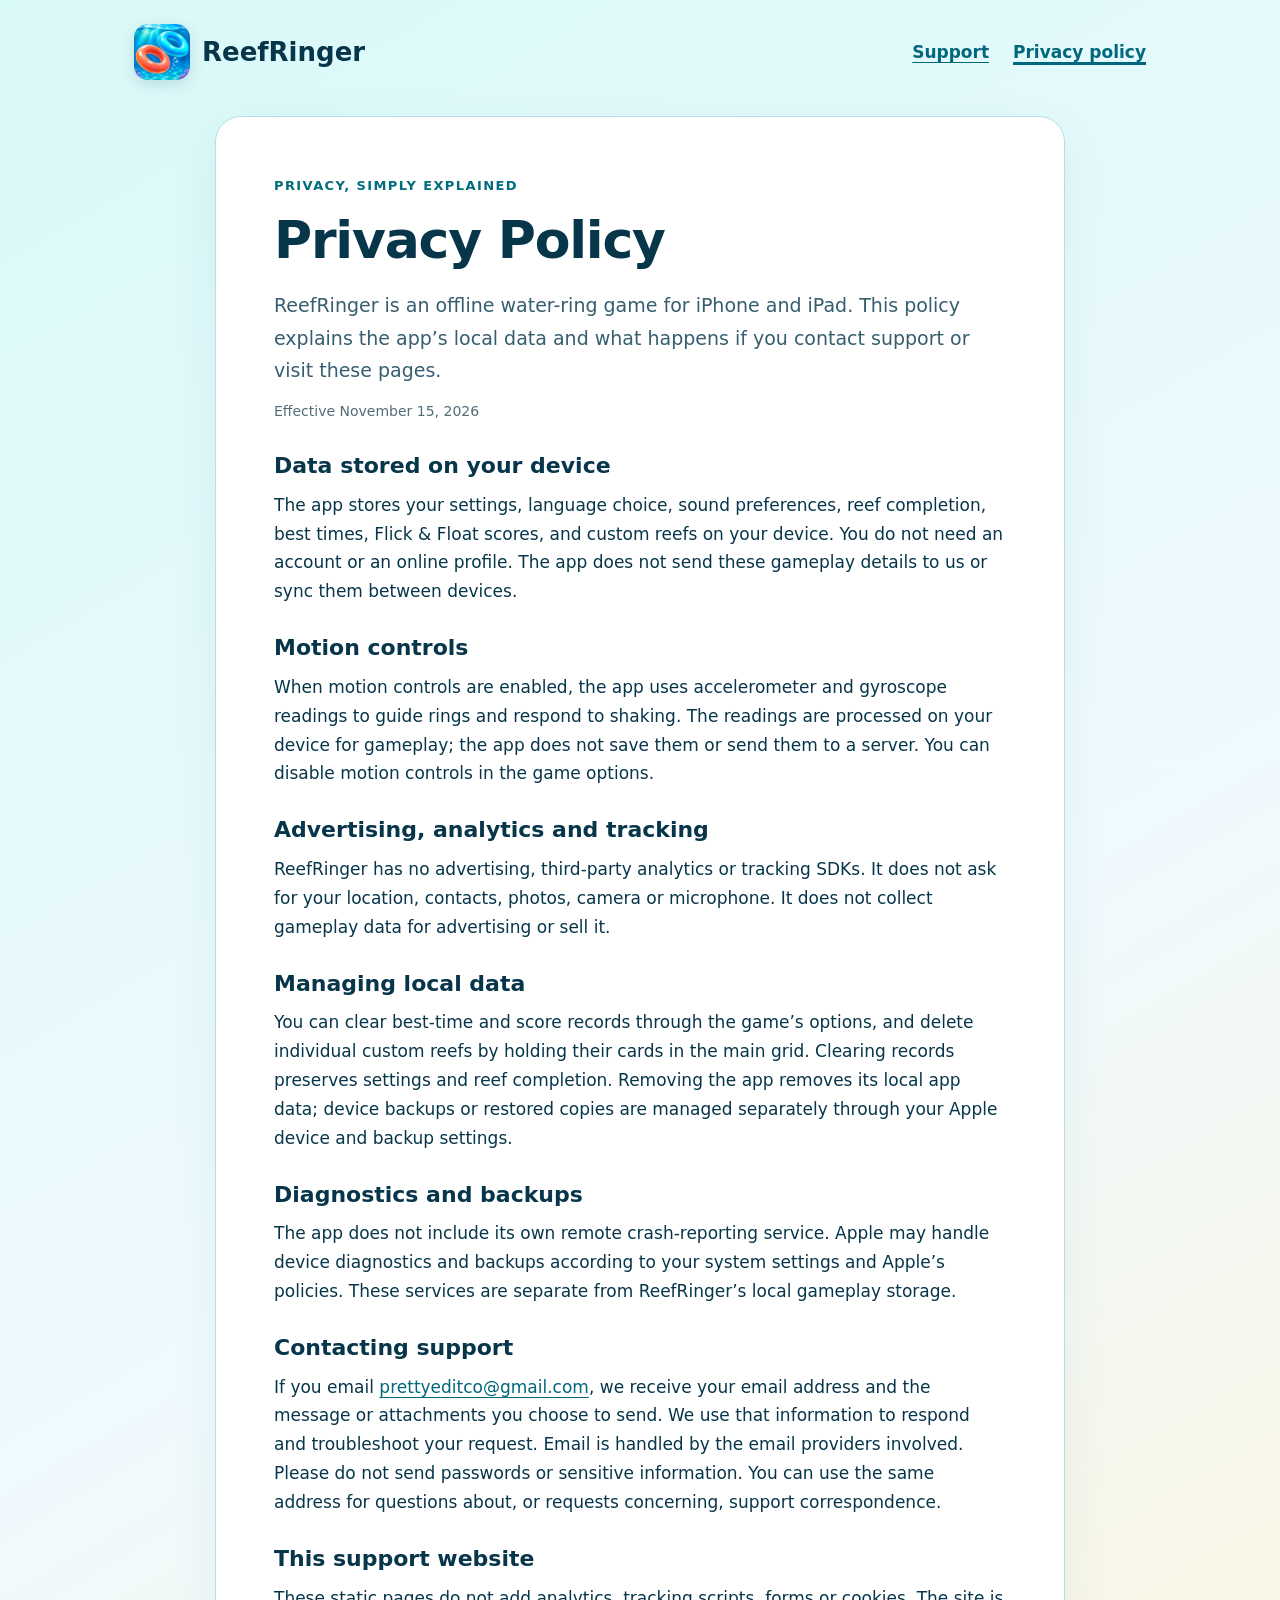
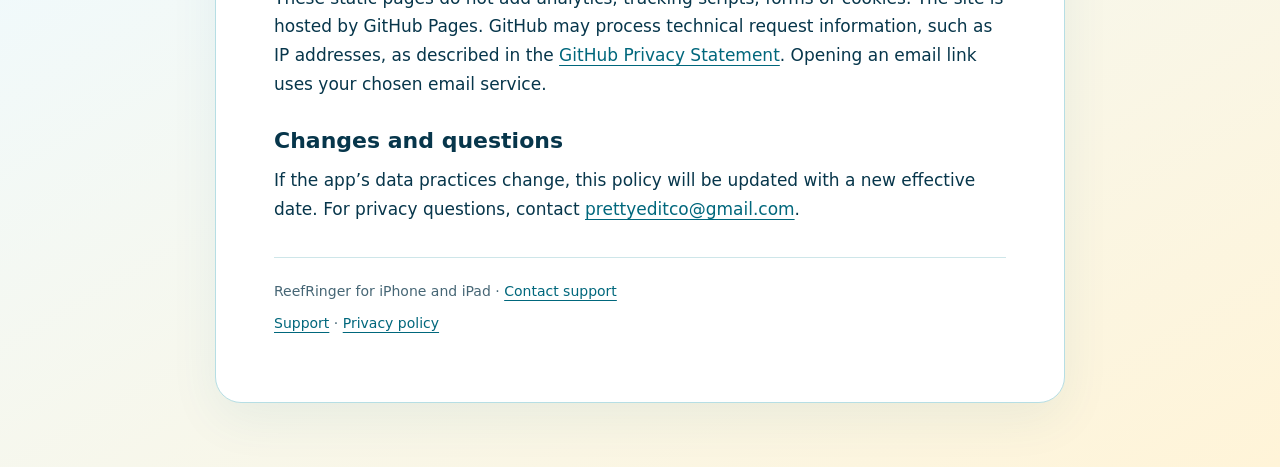
<file: pocket-splash/privacy.html>
<!doctype html>
<html lang="en"><head><meta charset="utf-8"><meta name="viewport" content="width=device-width,initial-scale=1"><title>Privacy Policy | ReefRinger</title><meta name="description" content="Privacy and local data information for ReefRinger on iPhone and iPad."><meta name="theme-color" content="#07364b"><link rel="icon" href="icon.png"><link rel="stylesheet" href="style.css"><link rel="canonical" href="https://namitarana1.github.io/toontrail-support/pocket-splash/privacy.html"></head>
<body><a class="skip" href="#content">Skip to content</a><nav aria-label="Main navigation"><a class="brand" href="index.html"><img src="icon.png" alt="" width="56" height="56">ReefRinger</a><div class="links"><a href="support.html">Support</a><a href="privacy.html" aria-current="page">Privacy policy</a></div></nav><main id="content"><p class="eyebrow">Privacy, simply explained</p><h1>Privacy Policy</h1><p class="intro">ReefRinger is an offline water-ring game for iPhone and iPad. This policy explains the app’s local data and what happens if you contact support or visit these pages.</p><p class="date">Effective November 15, 2026</p>
<section><h2>Data stored on your device</h2><p>The app stores your settings, language choice, sound preferences, reef completion, best times, Flick &amp; Float scores, and custom reefs on your device. You do not need an account or an online profile. The app does not send these gameplay details to us or sync them between devices.</p></section>
<section><h2>Motion controls</h2><p>When motion controls are enabled, the app uses accelerometer and gyroscope readings to guide rings and respond to shaking. The readings are processed on your device for gameplay; the app does not save them or send them to a server. You can disable motion controls in the game options.</p></section>
<section><h2>Advertising, analytics and tracking</h2><p>ReefRinger has no advertising, third-party analytics or tracking SDKs. It does not ask for your location, contacts, photos, camera or microphone. It does not collect gameplay data for advertising or sell it.</p></section>
<section><h2>Managing local data</h2><p>You can clear best-time and score records through the game’s options, and delete individual custom reefs by holding their cards in the main grid. Clearing records preserves settings and reef completion. Removing the app removes its local app data; device backups or restored copies are managed separately through your Apple device and backup settings.</p></section>
<section><h2>Diagnostics and backups</h2><p>The app does not include its own remote crash-reporting service. Apple may handle device diagnostics and backups according to your system settings and Apple’s policies. These services are separate from ReefRinger’s local gameplay storage.</p></section>
<section><h2>Contacting support</h2><p>If you email <a href="mailto:prettyeditco@gmail.com">prettyeditco@gmail.com</a>, we receive your email address and the message or attachments you choose to send. We use that information to respond and troubleshoot your request. Email is handled by the email providers involved. Please do not send passwords or sensitive information. You can use the same address for questions about, or requests concerning, support correspondence.</p></section>
<section><h2>This support website</h2><p>These static pages do not add analytics, tracking scripts, forms or cookies. The site is hosted by GitHub Pages. GitHub may process technical request information, such as IP addresses, as described in the <a href="https://docs.github.com/en/site-policy/privacy-policies/github-general-privacy-statement">GitHub Privacy Statement</a>. Opening an email link uses your chosen email service.</p></section>
<section><h2>Changes and questions</h2><p>If the app’s data practices change, this policy will be updated with a new effective date. For privacy questions, contact <a href="mailto:prettyeditco@gmail.com">prettyeditco@gmail.com</a>.</p></section><footer><p>ReefRinger for iPhone and iPad · <a href="mailto:prettyeditco@gmail.com">Contact support</a></p><p><a href="support.html">Support</a> · <a href="privacy.html">Privacy policy</a></p></footer></main></body></html>
</file>
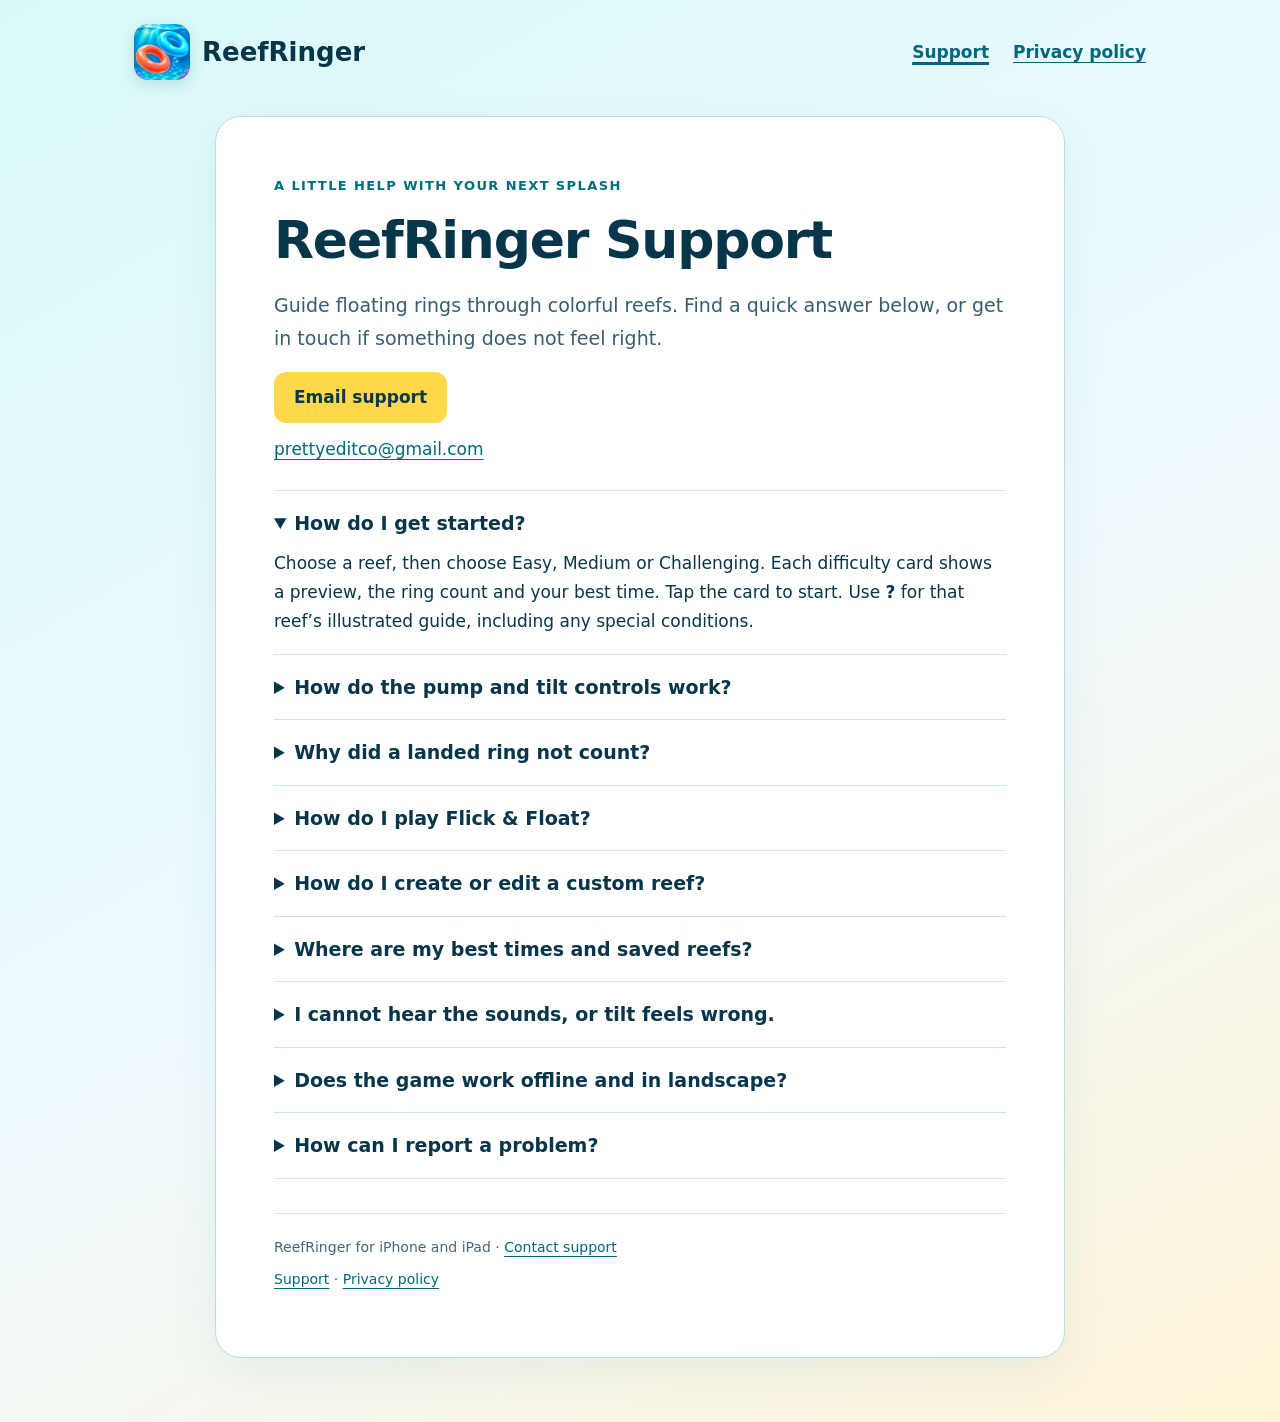
<file: pocket-splash/support.html>
<!doctype html>
<html lang="en"><head><meta charset="utf-8"><meta name="viewport" content="width=device-width,initial-scale=1"><title>Support | ReefRinger</title><meta name="description" content="Help, controls, saved reefs, records and contact information for ReefRinger on iPhone and iPad."><meta name="theme-color" content="#07364b"><link rel="icon" href="icon.png"><link rel="stylesheet" href="style.css"><link rel="canonical" href="https://namitarana1.github.io/toontrail-support/pocket-splash/support.html"></head>
<body><a class="skip" href="#content">Skip to content</a><nav aria-label="Main navigation"><a class="brand" href="index.html"><img src="icon.png" alt="" width="56" height="56">ReefRinger</a><div class="links"><a href="support.html" aria-current="page">Support</a><a href="privacy.html">Privacy policy</a></div></nav><main id="content"><p class="eyebrow">A little help with your next splash</p><h1>ReefRinger Support</h1><p class="intro">Guide floating rings through colorful reefs. Find a quick answer below, or get in touch if something does not feel right.</p><a class="contact" href="mailto:prettyeditco@gmail.com?subject=ReefRinger%20Support">Email support</a><p><a href="mailto:prettyeditco@gmail.com">prettyeditco@gmail.com</a></p><div class="topics">
<details open><summary>How do I get started?</summary><p>Choose a reef, then choose Easy, Medium or Challenging. Each difficulty card shows a preview, the ring count and your best time. Tap the card to start. Use <strong>?</strong> for that reef’s illustrated guide, including any special conditions.</p></details>
<details><summary>How do the pump and tilt controls work?</summary><p>Hold the central pump to keep the jet running. Drag the nozzle to change its direction, and use the power slider for a gentler or stronger jet. Tilt your device to guide loose rings. Turning it upside down moves rings toward the surface; returning it upright makes them sink. The phone icon recalibrates sideways tilt.</p><p>Ambient tides and currents leave rings already threaded onto poles alone. Direct pumping and turning the device upside down can still lift them.</p></details>
<details><summary>Why did a landed ring not count?</summary><p>Check the reef’s objective. Color-matching reefs require the ring and pole to match. Every Challenging reef with more than one pole also requires color matching. Ring Sizes has thin and thick targets, Three-Pole Reef needs its quota on every pole, and Stack Builder needs a complete stack to stay settled for its hold time.</p></details>
<details><summary>How do I play Flick &amp; Float?</summary><p>Swipe a large ring from the lower-left starting area toward the upper-right pole. You can flick available rings one after another to help guide rings already in the water. A missed ring returns to the start after hitting the bottom. Clean landings, wall bank shots, combos and the final golden ring add to your score. The guide and water conditions vary by difficulty.</p></details>
<details><summary>How do I create or edit a custom reef?</summary><p>Choose Create Custom Reef in the reef grid. Set the name, rings, Normal or Large size, poles, water conditions and optional air limit. Sliders update the preview as you drag; size snaps to Normal or Large when you release it. Save to add the reef to the main grid. Hold a saved custom reef card to edit or delete it. Changing its rules resets that reef’s records and completion.</p></details>
<details><summary>Where are my best times and saved reefs?</summary><p>They stay on the device where you played. Each reef and difficulty has its own best time, saved after successful completion. Pause, Help and background time do not count. The options menu has records, including archived times from earlier rules. Records and custom reefs do not automatically sync between iPhone and iPad.</p></details>
<details><summary>I cannot hear the sounds, or tilt feels wrong.</summary><p>Check the in-game sound button, your device’s media volume, and Options → Sound effects. The master volume and each sound category can be adjusted or muted separately. For motion, check that device motion is enabled in the game options, adjust sensitivity, and use the phone icon to recalibrate.</p></details>
<details><summary>Does the game work offline and in landscape?</summary><p>Gameplay, help, languages, saved reefs and records work offline. iPhone uses portrait orientation. iPad supports portrait and landscape; landscape puts the controls along the bottom to give rings more room.</p></details>
<details><summary>How can I report a problem?</summary><p>Email <a href="mailto:prettyeditco@gmail.com">prettyeditco@gmail.com</a> with your device model, iOS or iPadOS version, app version, reef and difficulty, and the steps that led to the problem. A screenshot can help if you choose to include one. Please avoid sending passwords or other sensitive information.</p></details></div><footer><p>ReefRinger for iPhone and iPad · <a href="mailto:prettyeditco@gmail.com">Contact support</a></p><p><a href="support.html">Support</a> · <a href="privacy.html">Privacy policy</a></p></footer></main></body></html>
</file>
<file: style.css>
@font-face{font-family:Bangers;src:url('Bangers-Regular.ttf') format('truetype');font-display:swap}*{box-sizing:border-box}body{margin:0;background:#fff8e8;color:#302041;font:17px/1.7 system-ui,-apple-system,BlinkMacSystemFont,"Segoe UI",sans-serif}a{color:#66406c;text-underline-offset:4px}a:hover{text-decoration-thickness:2px}a:focus-visible{outline:3px solid #007d78;outline-offset:5px}nav{max-width:1080px;margin:auto;display:flex;align-items:center;justify-content:space-between;padding:24px;gap:24px;flex-wrap:wrap}.brand{font:38px Bangers,system-ui;display:flex;align-items:center;gap:12px;text-decoration:none;color:#302041}.brand img{width:48px;height:48px;border-radius:12px}.links{display:flex;gap:24px;font-weight:650}.links [aria-current=page]{text-decoration-thickness:3px}main{max-width:800px;margin:18px auto 64px;background:#fff;padding:clamp(24px,5vw,64px);border:2px solid #302041;border-radius:24px;box-shadow:9px 9px 0 #ffce4f}h1{font:clamp(40px,7vw,64px)/1.1 Bangers,system-ui;margin:0 0 20px}h2{font-size:22px;line-height:1.3;margin:0 0 9px}section{margin-top:30px}p{margin:0 0 14px}.intro{font-size:19px;color:#54445d}.date{font-size:14px;color:#655b6c}footer{border-top:1px solid #dfd7e3;margin-top:40px;padding-top:22px;font-size:15px}.skip{position:absolute;left:-10000px}.skip:focus{left:12px;top:12px;background:white;padding:12px;z-index:2}@media(max-width:600px){main{margin:12px 16px 40px;box-shadow:5px 5px 0 #ffce4f}nav{padding:20px}.links{gap:20px}}
</file>
<file: marketing.css>
html{scroll-behavior:smooth;scroll-padding-top:20px}.marketing main{max-width:1200px;margin:0 auto;padding:0 28px;background:none;border:0;border-radius:0;box-shadow:none}.marketing nav{max-width:1256px}.hero{text-align:center;padding:54px 0 28px}.eyebrow{font-size:12px;letter-spacing:.14em;font-weight:800;color:#66406c}.hero h1{font-size:clamp(55px,8vw,104px);line-height:1.02;margin:20px 0}.hero h1 span{color:#006b66}.lead{font-size:clamp(19px,2.2vw,24px);max-width:690px;margin:0 auto 28px;color:#54445d}.action{display:inline-flex;align-items:center;gap:22px;background:#302041;color:white;border:2px solid #302041;box-shadow:5px 5px 0 #ffbf3e;border-radius:14px;padding:13px 24px;text-decoration:none;font-weight:700}.quiet{font-size:14px;color:#655b6c;margin-top:18px}.marketing figure{margin:0}.marketing figure img{display:block;width:100%;height:auto;border:2px solid #302041;border-radius:16px}.hero-shot{padding:14px;background:#99dfd5;border:2px solid #302041;border-radius:26px;box-shadow:9px 9px 0 #302041}.marketing figcaption{text-align:center;font-size:13px;margin-top:10px}.marketing section{margin-top:90px}.marketing h2{font:clamp(34px,4.2vw,55px)/1.07 Bangers,system-ui;margin:10px 0 22px}.step-grid{display:grid;grid-template-columns:repeat(3,1fr);gap:34px}.step-grid article{border-top:3px solid #302041;padding-top:22px}.number{display:block;color:#006b66;font:42px Bangers,system-ui}.marketing h3{font-size:23px;margin:12px 0}.feature{display:grid;grid-template-columns: .85fr 1.15fr;gap:40px;align-items:center}.feature figure{padding:10px;background:#decaf3;border-radius:23px}.possibilities{background:#ffe295;padding:40px;border:2px solid #302041;border-radius:24px}.possibilities p:last-child{max-width:760px;margin-top:24px}.tags{display:flex;flex-wrap:wrap;gap:12px}.tags span{padding:7px 16px;background:#fffaf0;border:1.5px solid #302041;border-radius:30px;font-weight:600}.cover-feature{grid-template-columns:1.15fr .85fr}.cover-feature figure{background:#f7b6a5}.privacy-note{display:flex;gap:26px;align-items:flex-start;background:#e1efe4;padding:32px;border-radius:24px}.privacy-note>img{border-radius:20px}.privacy-note h2{font-size:36px}.marketing footer{text-align:center;margin-top:70px;padding:32px 0}.marketing footer .brand{justify-content:center}.marketing footer p{margin-top:12px}@media(max-width:700px){.marketing main{padding:0 18px}.hero{padding-top:32px}.step-grid,.feature,.cover-feature{grid-template-columns:1fr;gap:25px}.marketing section{margin-top:55px}.possibilities{padding:25px}.privacy-note{padding:25px;display:block}.privacy-note>img{margin-bottom:16px}.hero-shot{box-shadow:5px 5px 0 #302041}.links{gap:14px;font-size:15px}}@media(prefers-reduced-motion:reduce){html{scroll-behavior:auto}}
</file>
<file: paperplanestogo/style.css>
*{box-sizing:border-box}html{scroll-behavior:smooth}body{margin:0;background:#f7faf9;color:#18363c;font:1rem/1.7 -apple-system,BlinkMacSystemFont,"Segoe UI",sans-serif}a{color:#246a64;text-underline-offset:.2em}a:hover{color:#b24326}a:focus-visible,summary:focus-visible{outline:3px solid #e87837;outline-offset:5px}.skip{position:absolute;left:1rem;top:-5rem;background:white;padding:.6rem;z-index:5}.skip:focus{top:.5rem}nav{max-width:1160px;margin:auto;padding:1.2rem 1.5rem;display:flex;justify-content:space-between;align-items:center;gap:1.5rem;flex-wrap:wrap}.brand{display:flex;align-items:center;gap:.75rem;font-weight:750;text-decoration:none;color:#18363c}.brand img{border-radius:14px}.links{display:flex;gap:1.5rem;flex-wrap:wrap}.links a{font-size:.95rem;font-weight:600;text-decoration:none}.links [aria-current=page]{border-bottom:2px solid #d85c36}main{max-width:1160px;margin:auto;padding:1.5rem}h1,h2,h3{line-height:1.15;letter-spacing:-.035em}h1{font-size:clamp(2.6rem,5vw,4.8rem);max-width:16ch;margin:.5rem 0 1.5rem}h2{font-size:clamp(1.6rem,3vw,2.4rem);margin:0 0 1rem}h3{font-size:1.25rem;letter-spacing:-.02em}.eyebrow{font-size:.85rem;letter-spacing:.11em;text-transform:uppercase;font-weight:750;color:#a3492c}.lead{font-size:1.25rem;max-width:48ch;color:#405e63}.hero{display:grid;grid-template-columns:1fr 1.1fr;gap:3rem;align-items:center;padding:2.5rem 0 4rem}.hero figure{margin:0}.hero img,.world img{width:100%;height:auto;display:block;aspect-ratio:1.54;object-fit:cover;border-radius:22px}.hero figure{transform:rotate(1deg)}figcaption{font-size:.9rem;color:#50666a;margin-top:.75rem}.button{display:inline-block;border-radius:100px;background:#286c65;color:white;text-decoration:none;padding:.8rem 1.3rem;font-weight:650;margin:.4rem .5rem .4rem 0}.button:hover{background:#194d48;color:white}.muted{color:#50666a;font-size:.95rem}.band{background:#173d44;color:white;border-radius:24px;padding:2.5rem;margin:1rem 0 4rem;display:grid;grid-template-columns:repeat(3,1fr);gap:2rem}.band h3{color:#ffb78c}.band p{margin-bottom:0}.worlds{display:grid;grid-template-columns:repeat(3,1fr);gap:1.4rem;margin:2rem 0 4rem}.world{background:white;border:1px solid #dfe9e6;border-radius:22px;overflow:hidden}.world img{border-radius:0}.world div{padding:1.25rem}.world h3{margin:0}.world p{margin:.75rem 0 0}.access{background:#e5f0ec;border-left:5px solid #286c65;border-radius:8px;padding:2rem;margin:2rem 0}.prose{max-width:780px}.prose h1{max-width:none;font-size:clamp(2.4rem,6vw,3.6rem)}.prose section{margin:2.3rem 0}.prose h2{font-size:1.5rem}.date{font-size:.95rem;color:#50666a}.topics{margin:2rem 0}details{border-top:1px solid #cfdfd9;padding:1.2rem 0}summary{font-size:1.1rem;font-weight:650;cursor:pointer}details p{padding-right:.5rem}.contact{font-weight:650}footer{border-top:1px solid #d5e2dd;margin-top:4rem;padding:2rem 0;color:#50666a;font-size:.95rem}footer a{margin-right:1rem}ul{padding-left:1.25rem}code{overflow-wrap:anywhere}@media(max-width:760px){nav{gap:1rem;padding:1rem}.links{gap:1rem}main{padding:1rem}.hero{grid-template-columns:1fr;gap:1rem;padding:1.5rem 0 2rem}.hero h1{max-width:16ch}.hero figure{transform:none}.band,.worlds{grid-template-columns:1fr}.band{padding:1.5rem;gap:1rem;margin-bottom:2.5rem}.worlds{gap:1rem}.access{padding:1.25rem}}@media(prefers-reduced-motion:reduce){html{scroll-behavior:auto}}
</file>
<file: pocket-splash/style.css>
:root{color-scheme:light;--ink:#07364b;--ocean:#006f87;--line:#cee6e9}*{box-sizing:border-box}body{margin:0;background:linear-gradient(150deg,#d9f9f8,#effaff 52%,#fff4d8);color:var(--ink);font:17px/1.7 system-ui,-apple-system,BlinkMacSystemFont,"Segoe UI",sans-serif}a{color:#00677c;text-underline-offset:4px}a:hover{text-decoration-thickness:2px}a:focus-visible,summary:focus-visible{outline:3px solid #b06a00;outline-offset:5px}.skip{position:absolute;left:-10000px}.skip:focus{left:12px;top:12px;background:#fff;padding:12px;z-index:3}nav{max-width:1060px;margin:auto;padding:24px;display:flex;align-items:center;justify-content:space-between;gap:20px;flex-wrap:wrap}.brand{display:flex;align-items:center;gap:12px;font-size:26px;font-weight:850;text-decoration:none;color:var(--ink)}.brand img{width:56px;height:56px;border-radius:14px;box-shadow:0 5px 15px #08475925}.links{display:flex;gap:24px;font-weight:650}.links [aria-current=page]{text-decoration-thickness:3px}main{max-width:850px;margin:12px auto 64px;background:#fff;padding:clamp(24px,5vw,58px);border:1px solid #b6dee4;border-radius:26px;box-shadow:0 16px 50px #00677c12}h1{font-size:clamp(34px,6vw,52px);line-height:1.12;letter-spacing:-1.2px;margin:0 0 20px}h2{font-size:22px;line-height:1.3;margin:0 0 10px}p{margin:0 0 14px}.intro{font-size:19px;color:#365e70}.eyebrow{font-size:13px;font-weight:800;text-transform:uppercase;letter-spacing:1.4px;color:#006d7d}.date{font-size:14px;color:#526d78}.contact{display:inline-block;background:#ffd949;color:#09374b;padding:11px 20px;border-radius:12px;text-decoration:none;font-weight:800;margin:4px 0 12px}.topics{margin-top:26px}details{border-top:1px solid var(--line);padding:18px 0}details:last-child{border-bottom:1px solid var(--line)}summary{cursor:pointer;font-weight:750;font-size:19px;line-height:1.5}details p{margin:12px 0 0}section{margin-top:28px}footer{border-top:1px solid var(--line);margin-top:34px;padding-top:22px;font-size:14px;color:#466675}footer p{margin-bottom:8px}.note{padding:17px 20px;background:#eaf8fa;border-radius:14px;margin-top:26px}.note p:last-child{margin-bottom:0}@media(max-width:600px){nav{padding:20px}.brand{font-size:23px}.links{gap:20px}main{margin:6px 14px 36px}.intro{font-size:18px}}
</file>
